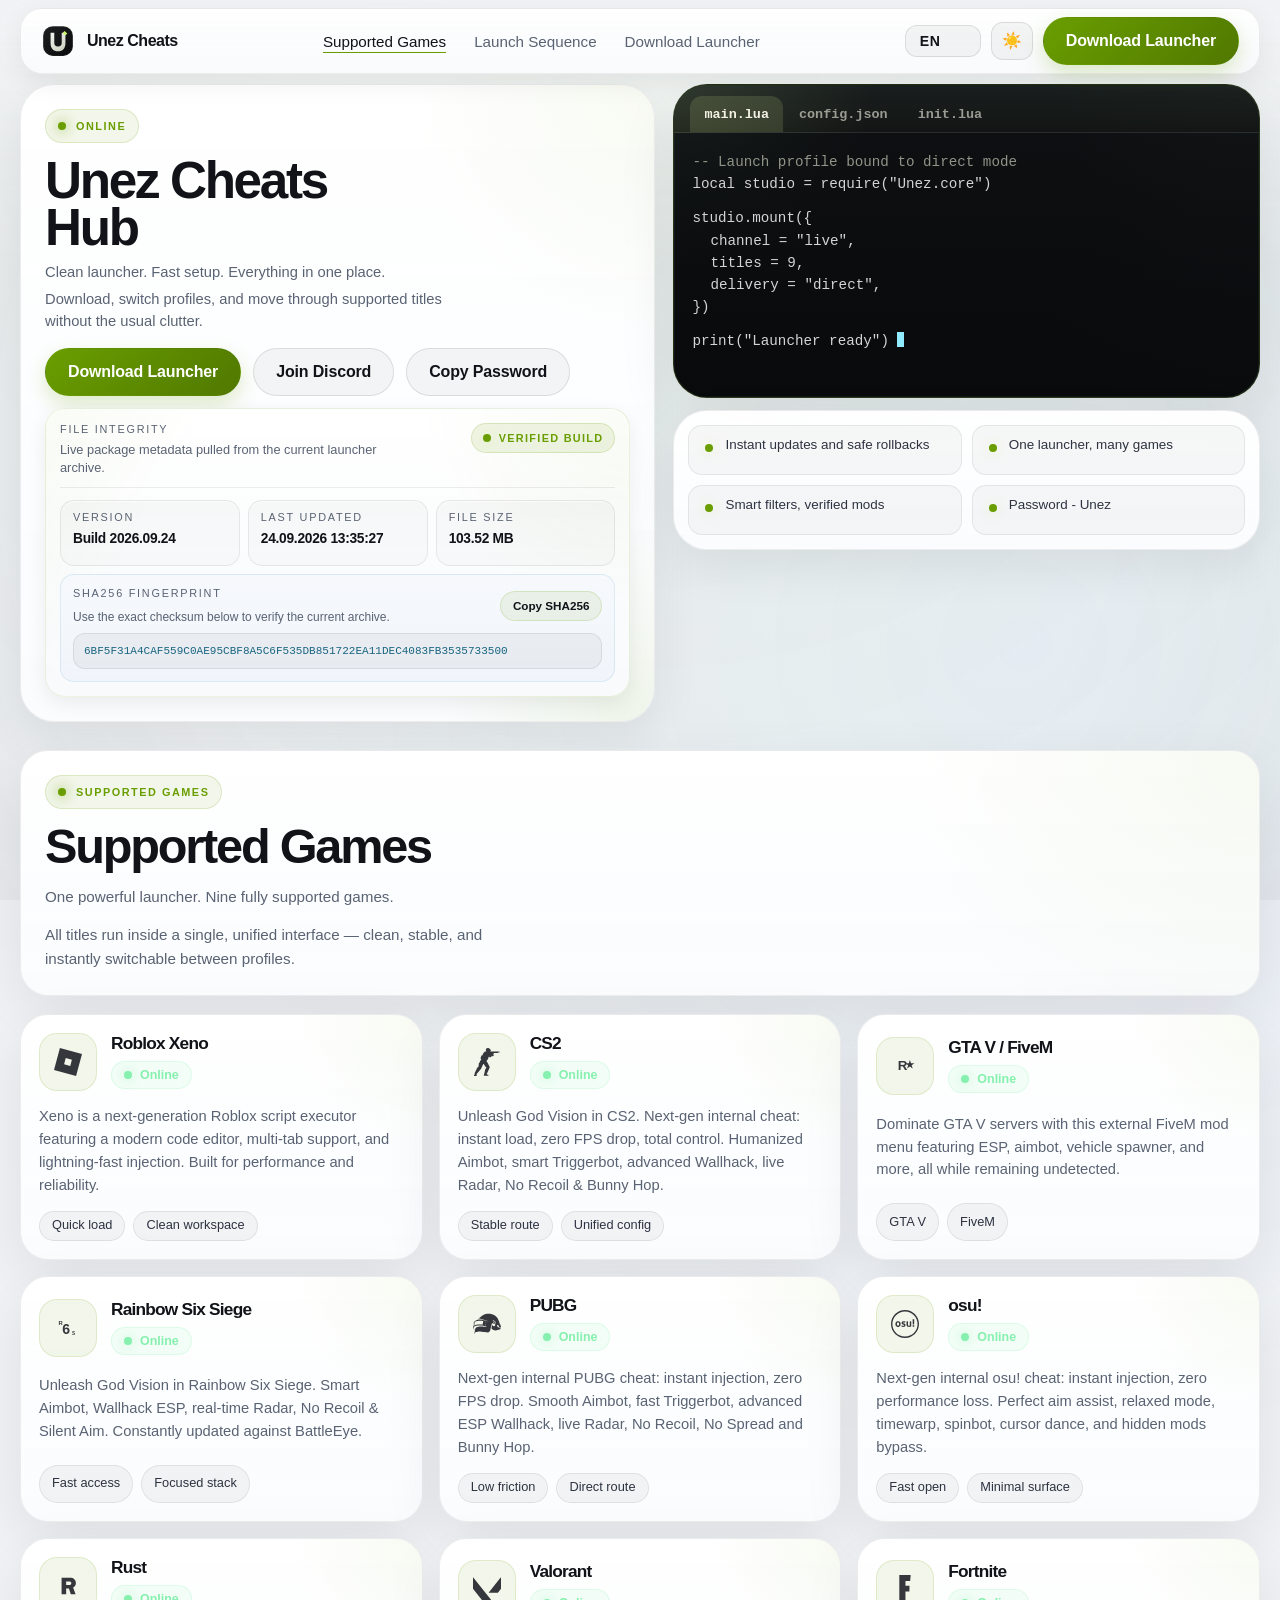
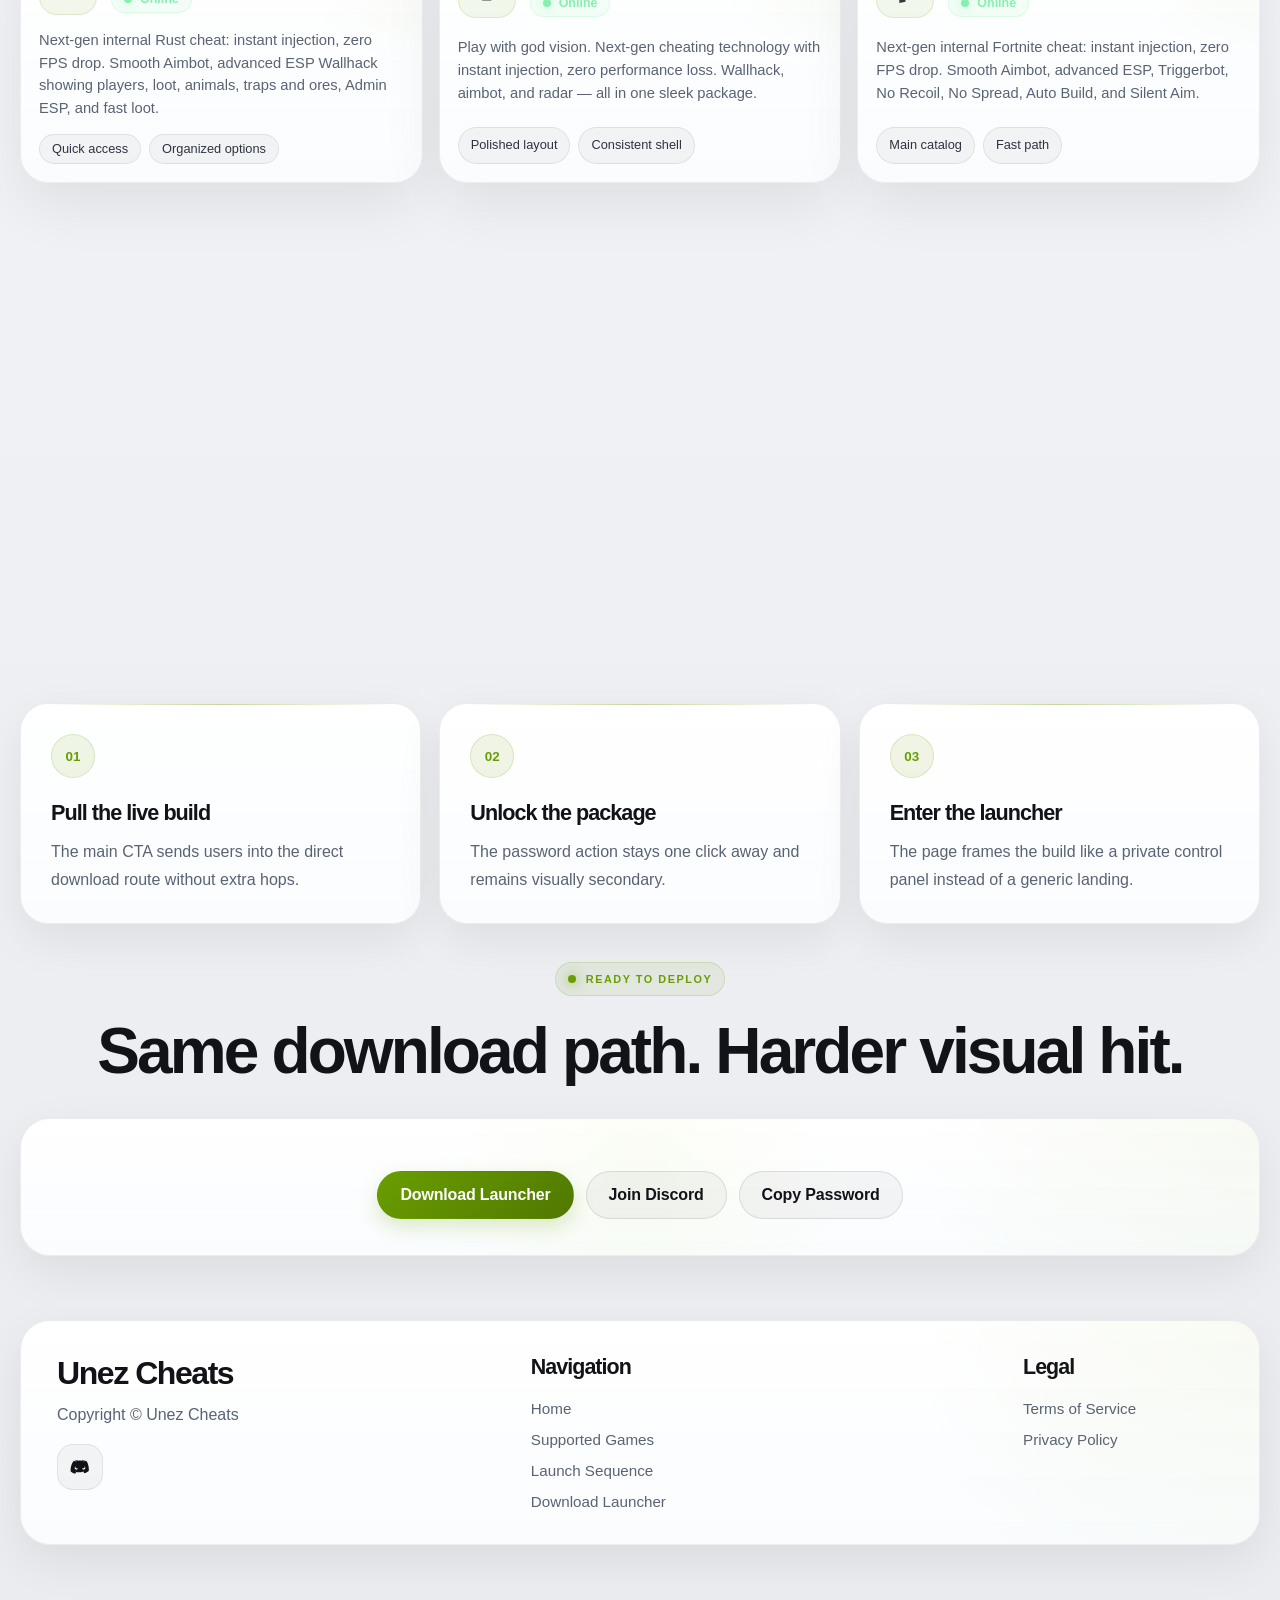
<file: index.html>
<!DOCTYPE html>
<html lang="en">
<head>
    <meta charset="UTF-8">
    <meta name="viewport" content="width=device-width, initial-scale=1.0">
    <title>Unez Cheats | Premium Solutions</title>
    <meta name="description" content="Clean launcher. Fast setup. Download, switch profiles, and move through supported titles without the usual clutter.">
    <meta name="robots" content="index, follow">
    <meta name="referrer" content="strict-origin-when-cross-origin">
    <meta http-equiv="X-Content-Type-Options" content="nosniff">
    <meta http-equiv="Content-Security-Policy" content="default-src 'self'; img-src 'self' data:; style-src 'self' 'unsafe-inline' https://fonts.googleapis.com; font-src 'self' https://fonts.gstatic.com; script-src 'self'; frame-src 'none';">
    <meta property="og:title" content="Unez Cheats | Premium Solutions">
    <meta property="og:description" content="Clean launcher. Fast setup. Download, switch profiles, and move through supported titles without the usual clutter.">
    <meta property="og:type" content="website">
    <meta name="theme-color" content="#d8ee93">
    <link rel="preconnect" href="https://fonts.googleapis.com">
    <link rel="preconnect" href="https://fonts.gstatic.com" crossorigin>
    <link href="https://fonts.googleapis.com/css2?family=Manrope:wght@400;500;600;700;800&family=Sora:wght@600;700;800&display=swap" rel="stylesheet">
    <link rel="icon" type="image/svg+xml" href="./assets/logo-mark.svg">
    <link rel="stylesheet" href="./styles.css">
</head>
<body>
    <a class="skip-link" href="#main-content">Skip to content</a>
    <div class="scroll-progress" aria-hidden="true"></div>

    <div class="site-shell">
        <header class="topbar">
            <div class="container nav">
                <a class="brand" href="#top" aria-label="Unez Cheats home">
                    <img src="./assets/logo-mark.svg" alt="Unez mark" width="34" height="34">
                    <span>Unez Cheats</span>
                </a>
                <nav class="nav-links" aria-label="Primary navigation">
                    <a href="#games" data-i18n="nav-games">Supported Games</a>
                    <a href="#sequence" data-i18n="nav-sequence">Launch Sequence</a>
                    <a href="https://github.com/USER/REPOSITORI/releases/download/launcher" data-i18n="nav-download">Download Launcher</a>
                </nav>
                <div class="controls">
                    <select id="lang-selector" class="lang-selector" aria-label="Select language">
                        <option value="en">EN</option>
                        <option value="pt-br">PT-BR</option>
                        <option value="es">ES</option>
                        <option value="zh">ZH</option>
                        <option value="ru">RU</option>
                    </select>
                    <button id="theme-toggle" class="theme-toggle" aria-label="Switch to light theme" title="Toggle theme">🌙</button>
                    <a class="nav-cta" href="https://github.com/USER/REPOSITORI/releases/download/launcher" data-i18n="nav-download">Download Launcher</a>
                </div>
            </div>
        </header>

        <main id="main-content">
            <section class="hero" id="top">
                <div class="container hero-grid">
                    <div class="hero-copy reveal">
                        <div class="eyebrow" data-i18n="hero-eyebrow">Online</div>
                        <h1 class="hero-title">
                            <span>Unez Cheats</span>
                            <span>Hub</span>
                        </h1>
                        <p class="hero-text" data-i18n="hero-text-1">Clean launcher. Fast setup. Everything in one place.</p>
                        <p class="hero-text hero-text-secondary" data-i18n="hero-text-2">Download, switch profiles, and move through supported titles without the usual clutter.</p>

                        <div class="hero-actions">
                            <a class="button button-primary" href="https://github.com/USER/REPOSITORI/releases/download/launcher" data-i18n="btn-download">Download Launcher</a>
                            <a class="button button-secondary" href="https://discord.gg/" target="_blank" rel="noopener noreferrer" data-i18n="btn-discord">Join Discord</a>
                            <button class="button button-secondary copy-button" type="button"
                                data-copy-text="Unez"
                                data-copy-success-key="btn-copy-success"
                                data-copy-failure-key="btn-copy-failure"
                                data-i18n="btn-copy"
                                title="Copy password to clipboard">Copy Password</button>
                        </div>

                        <div class="download-integrity" aria-label="File integrity panel">
                            <div class="integrity-panel">
                                <div class="integrity-heading">
                                    <div class="integrity-heading-copy">
                                        <span class="integrity-title" data-i18n="integrity-title">File integrity</span>
                                        <p class="integrity-subtitle" data-i18n="integrity-subtitle">Live package metadata pulled from the current launcher archive.</p>
                                    </div>
                                    <span class="integrity-status" role="status">
                                        <span class="integrity-status-dot" aria-hidden="true"></span>
                                        <span data-i18n="integrity-verified">Verified build</span>
                                    </span>
                                </div>
                                <div class="integrity-grid">
                                    <article class="integrity-item">
                                        <span data-i18n="integrity-version-label">Version</span>
                                        <strong data-i18n="integrity-version-val">Build 2026.06.19</strong>
                                    </article>
                                    <article class="integrity-item">
                                        <span data-i18n="integrity-updated-label">Last updated</span>
                                        <strong data-i18n="integrity-updated-val">19.06.2026 13:35:27</strong>
                                    </article>
                                    <article class="integrity-item">
                                        <span data-i18n="integrity-size-label">File size</span>
                                        <strong>103.52 MB</strong>
                                    </article>
                                </div>
                                <div class="integrity-hash">
                                    <div class="integrity-hash-copy">
                                        <div class="integrity-hash-meta">
                                            <span data-i18n="integrity-hash-label">SHA256 fingerprint</span>
                                            <small data-i18n="integrity-hash-hint">Use the exact checksum below to verify the current archive.</small>
                                        </div>
                                        <button class="integrity-copy copy-button" type="button"
                                            data-copy-text="6BF5F31A4CAF559C0AE95CBF8A5C6F535DB851722EA11DEC4083FB3535733500"
                                            data-copy-success-key="btn-copy-sha-success"
                                            data-copy-failure-key="btn-copy-sha-failure"
                                            data-i18n="btn-copy-sha"
                                            title="Copy SHA256 checksum">Copy SHA256</button>
                                    </div>
                                    <code aria-label="SHA256 checksum">6BF5F31A4CAF559C0AE95CBF8A5C6F535DB851722EA11DEC4083FB3535733500</code>
                                </div>
                            </div>
                        </div>
                    </div>

                    <div class="hero-side">
                        <aside class="hero-panel reveal reveal-delay-1" aria-label="Code editor preview">
                            <div class="editor-window" data-editor-root>
                                <div class="editor-tabs" role="tablist" aria-label="Editor files">
                                    <button class="editor-tab is-active" type="button" role="tab" aria-selected="true" data-editor-tab="main.lua">main.lua</button>
                                    <button class="editor-tab" type="button" role="tab" aria-selected="false" data-editor-tab="config.json">config.json</button>
                                    <button class="editor-tab" type="button" role="tab" aria-selected="false" data-editor-tab="init.lua">init.lua</button>
                                </div>
                                <div class="editor-body" data-editor-body aria-live="polite" aria-label="Editor content"></div>
                            </div>
                        </aside>

                        <section class="hero-highlights reveal reveal-delay-2" aria-label="Feature highlights">
                            <ul class="hero-points hero-points-panel">
                                <li data-i18n="highlight-1">Instant updates and safe rollbacks</li>
                                <li data-i18n="highlight-2">One launcher, many games</li>
                                <li data-i18n="highlight-3">Smart filters, verified mods</li>
                                <li data-i18n="highlight-4">Password - Unez</li>
                            </ul>
                        </section>
                    </div>
                </div>
            </section>

            <section id="games" class="games-section">
                <div class="container games-shell">
                    <div class="games-header">
                        <div class="games-heading reveal">
                            <div class="eyebrow" data-i18n="games-eyebrow">Supported games</div>
                            <h2 data-i18n="games-title">Supported Games</h2>
                            <p data-i18n="games-desc-1">One powerful launcher. Nine fully supported games.</p>
                            <p data-i18n="games-desc-2">All titles run inside a single, unified interface — clean, stable, and instantly switchable between profiles.</p>
                        </div>
                    </div>

                    <div class="games-grid">
                        <article class="game-card reveal">
                            <div class="game-card-top">
                                <div class="game-card-icon" aria-hidden="true"><img class="game-icon" src="./assets/games/roblox.svg" alt="" width="28" height="28" loading="lazy"></div>
                                <div class="game-card-copy">
                                    <h3>Roblox Xeno</h3>
                                    <div class="game-card-meta"><span class="game-card-status"><span class="game-card-status-dot" aria-hidden="true"></span><span data-i18n="game-status">Online</span></span></div>
                                </div>
                            </div>
                            <p data-i18n="game-roblox-desc">Xeno is a next-generation Roblox script executor featuring a modern code editor, multi-tab support, and lightning-fast injection. Built for performance and reliability.</p>
                            <div class="game-card-tags"><span data-i18n="tag-quick-load">Quick load</span><span data-i18n="tag-clean-workspace">Clean workspace</span></div>
                        </article>

                        <article class="game-card reveal">
                            <div class="game-card-top">
                                <div class="game-card-icon" aria-hidden="true"><img class="game-icon" src="./assets/games/cs2.svg" alt="" width="28" height="28" loading="lazy"></div>
                                <div class="game-card-copy">
                                    <h3>CS2</h3>
                                    <div class="game-card-meta"><span class="game-card-status"><span class="game-card-status-dot" aria-hidden="true"></span><span data-i18n="game-status">Online</span></span></div>
                                </div>
                            </div>
                            <p data-i18n="game-cs2-desc">Unleash God Vision in CS2. Next-gen internal cheat: instant load, zero FPS drop, total control. Humanized Aimbot, smart Triggerbot, advanced Wallhack, live Radar, No Recoil &amp; Bunny Hop.</p>
                            <div class="game-card-tags"><span data-i18n="tag-stable-route">Stable route</span><span data-i18n="tag-unified-config">Unified config</span></div>
                        </article>

                        <article class="game-card reveal">
                            <div class="game-card-top">
                                <div class="game-card-icon" aria-hidden="true"><img class="game-icon" src="./assets/games/gtav-mark.svg" alt="" width="28" height="28" loading="lazy"></div>
                                <div class="game-card-copy">
                                    <h3>GTA V / FiveM</h3>
                                    <div class="game-card-meta"><span class="game-card-status"><span class="game-card-status-dot" aria-hidden="true"></span><span data-i18n="game-status">Online</span></span></div>
                                </div>
                            </div>
                            <p data-i18n="game-gtav-desc">Dominate GTA V servers with this free, external FiveM mod menu featuring ESP, aimbot, vehicle spawner, and more, all while remaining undetected.</p>
                            <div class="game-card-tags"><span data-i18n="tag-gtav">GTA V</span><span data-i18n="tag-fivem">FiveM</span></div>
                        </article>

                        <article class="game-card reveal">
                            <div class="game-card-top">
                                <div class="game-card-icon" aria-hidden="true"><img class="game-icon" src="./assets/games/r6s-mark.svg" alt="" width="28" height="28" loading="lazy"></div>
                                <div class="game-card-copy">
                                    <h3>Rainbow Six Siege</h3>
                                    <div class="game-card-meta"><span class="game-card-status"><span class="game-card-status-dot" aria-hidden="true"></span><span data-i18n="game-status">Online</span></span></div>
                                </div>
                            </div>
                            <p data-i18n="game-r6s-desc">Unleash God Vision in Rainbow Six Siege. Next-gen internal cheat: instant injection, zero FPS loss. Smart Aimbot, Wallhack ESP, real-time Radar, No Recoil &amp; Silent Aim.</p>
                            <div class="game-card-tags"><span data-i18n="tag-fast-access">Fast access</span><span data-i18n="tag-focused-stack">Focused stack</span></div>
                        </article>

                        <article class="game-card reveal">
                            <div class="game-card-top">
                                <div class="game-card-icon" aria-hidden="true"><img class="game-icon" src="./assets/games/pubg.svg" alt="" width="28" height="28" loading="lazy"></div>
                                <div class="game-card-copy">
                                    <h3>PUBG</h3>
                                    <div class="game-card-meta"><span class="game-card-status"><span class="game-card-status-dot" aria-hidden="true"></span><span data-i18n="game-status">Online</span></span></div>
                                </div>
                            </div>
                            <p data-i18n="game-pubg-desc">Next-gen internal PUBG cheat: instant injection, zero FPS drop. Smooth Aimbot, fast Triggerbot, advanced ESP Wallhack, live Radar, No Recoil, No Spread and Bunny Hop.</p>
                            <div class="game-card-tags"><span data-i18n="tag-low-friction">Low friction</span><span data-i18n="tag-direct-route">Direct route</span></div>
                        </article>

                        <article class="game-card reveal">
                            <div class="game-card-top">
                                <div class="game-card-icon" aria-hidden="true"><img class="game-icon" src="./assets/games/osu.svg" alt="" width="28" height="28" loading="lazy"></div>
                                <div class="game-card-copy">
                                    <h3>osu!</h3>
                                    <div class="game-card-meta"><span class="game-card-status"><span class="game-card-status-dot" aria-hidden="true"></span><span data-i18n="game-status">Online</span></span></div>
                                </div>
                            </div>
                            <p data-i18n="game-osu-desc">Next-gen internal osu! cheat: instant injection, zero performance loss. Perfect aim assist, relaxed mode, timewarp, spinbot, cursor dance, and hidden mods bypass.</p>
                            <div class="game-card-tags"><span data-i18n="tag-fast-open">Fast open</span><span data-i18n="tag-minimal-surface">Minimal surface</span></div>
                        </article>

                        <article class="game-card reveal">
                            <div class="game-card-top">
                                <div class="game-card-icon" aria-hidden="true"><img class="game-icon" src="./assets/games/rust-game.svg" alt="" width="28" height="28" loading="lazy"></div>
                                <div class="game-card-copy">
                                    <h3>Rust</h3>
                                    <div class="game-card-meta"><span class="game-card-status"><span class="game-card-status-dot" aria-hidden="true"></span><span data-i18n="game-status">Online</span></span></div>
                                </div>
                            </div>
                            <p data-i18n="game-rust-desc">Next-gen internal Rust cheat: instant injection, zero FPS drop. Smooth Aimbot, advanced ESP Wallhack showing players, loot, animals, traps and ores, Admin ESP, and fast loot.</p>
                            <div class="game-card-tags"><span data-i18n="tag-quick-access">Quick access</span><span data-i18n="tag-organized-options">Organized options</span></div>
                        </article>

                        <article class="game-card reveal">
                            <div class="game-card-top">
                                <div class="game-card-icon" aria-hidden="true"><img class="game-icon" src="./assets/games/valorant.svg" alt="" width="28" height="28" loading="lazy"></div>
                                <div class="game-card-copy">
                                    <h3>Valorant</h3>
                                    <div class="game-card-meta"><span class="game-card-status"><span class="game-card-status-dot" aria-hidden="true"></span><span data-i18n="game-status">Online</span></span></div>
                                </div>
                            </div>
                            <p data-i18n="game-valorant-desc">Play with god vision. Next-gen cheating technology with instant injection, zero performance loss. Wallhack, aimbot, and radar — all in one sleek package.</p>
                            <div class="game-card-tags"><span data-i18n="tag-polished-layout">Polished layout</span><span data-i18n="tag-consistent-shell">Consistent shell</span></div>
                        </article>

                        <article class="game-card reveal">
                            <div class="game-card-top">
                                <div class="game-card-icon" aria-hidden="true"><img class="game-icon" src="./assets/games/fortnite.svg" alt="" width="28" height="28" loading="lazy"></div>
                                <div class="game-card-copy">
                                    <h3>Fortnite</h3>
                                    <div class="game-card-meta"><span class="game-card-status"><span class="game-card-status-dot" aria-hidden="true"></span><span data-i18n="game-status">Online</span></span></div>
                                </div>
                            </div>
                            <p data-i18n="game-fortnite-desc">Next-gen internal Fortnite cheat: instant injection, zero FPS drop. Smooth Aimbot, advanced ESP, Triggerbot, No Recoil, No Spread, Auto Build, and Silent Aim.</p>
                            <div class="game-card-tags"><span data-i18n="tag-main-catalog">Main catalog</span><span data-i18n="tag-fast-path">Fast path</span></div>
                        </article>

                        <article class="game-card reveal">
                            <div class="game-card-top">
                                <div class="game-card-icon" aria-hidden="true"><img class="game-icon" src="./assets/games/dbd.svg" alt="" width="28" height="28" loading="lazy"></div>
                                <div class="game-card-copy">
                                    <h3>Dead by Daylight</h3>
                                    <div class="game-card-meta"><span class="game-card-status"><span class="game-card-status-dot" aria-hidden="true"></span><span data-i18n="game-status">Online</span></span></div>
                                </div>
                            </div>
                            <p data-i18n="game-dbd-desc">High-quality internal cheat built for Dead by Daylight. Clean visuals, smooth gameplay, and packed with powerful features. Perfect for both Killer and Survivor sides. Smart aimbot, player ESP, 2D radar, world ESP. Win fast.</p>
                            <div class="game-card-tags"><span data-i18n="tag-dbd-1">Killer &amp; Survivor</span><span data-i18n="tag-dbd-2">Player ESP</span></div>
                        </article>

                        <article class="game-card reveal">
                            <div class="game-card-top">
                                <div class="game-card-icon" aria-hidden="true"><img class="game-icon" src="./assets/games/apex1.svg" alt="" width="28" height="28" loading="lazy"></div>
                                <div class="game-card-copy">
                                    <h3>Apex Legends</h3>
                                    <div class="game-card-meta"><span class="game-card-status"><span class="game-card-status-dot" aria-hidden="true"></span><span data-i18n="game-status">Online</span></span></div>
                                </div>
                            </div>
                            <p data-i18n="game-apex-desc">Premium Apex Legends cheats. Dominate with aimbot assists, ESP, wallhack &amp; radar hack. Stay undetected, destroy every lobby. Win fast.</p>
                            <div class="game-card-tags"><span data-i18n="tag-apex-1">Wallhack</span><span data-i18n="tag-apex-2">Radar hack</span></div>
                        </article>

                        <article class="game-card reveal">
                            <div class="game-card-top">
                                <div class="game-card-icon" aria-hidden="true"><img class="game-icon" src="./assets/games/marvel-rivals.svg" alt="" width="28" height="28" loading="lazy"></div>
                                <div class="game-card-copy">
                                    <h3>Marvel Rivals</h3>
                                    <div class="game-card-meta"><span class="game-card-status"><span class="game-card-status-dot" aria-hidden="true"></span><span data-i18n="game-status">Online</span></span></div>
                                </div>
                            </div>
                            <p data-i18n="game-marvel-desc">Dominate the arena with next-gen aim assist for Marvel Rivals. Hyper-accurate targeting, ability-tracking AI, and real-time enemy prediction. Proprietary anti-detection, zero lag, maximum efficiency.</p>
                            <div class="game-card-tags"><span data-i18n="tag-marvel-1">Aim assist AI</span><span data-i18n="tag-marvel-2">Anti-detection</span></div>
                        </article>
                    </div>
                </div>
            </section>

            <section id="sequence" class="trust-strip">
                <div class="container">
                    <div class="section-heading section-heading-left reveal">
                        <div class="eyebrow" data-i18n="sequence-eyebrow">Launch sequence</div>
                        <h2 data-i18n="sequence-title">Simple flow. More attitude.</h2>
                        <p class="section-copy" data-i18n="sequence-desc">The structure stays short and obvious while the visuals move closer to a command-console feel.</p>
                    </div>
                    <div class="trust-grid">
                        <article class="trust-card reveal">
                            <span aria-hidden="true">01</span>
                            <h3 data-i18n="step1-title">Pull the live build</h3>
                            <p data-i18n="step1-desc">The main CTA sends users into the direct download route without extra hops.</p>
                        </article>
                        <article class="trust-card reveal reveal-delay-1">
                            <span aria-hidden="true">02</span>
                            <h3 data-i18n="step2-title">Unlock the package</h3>
                            <p data-i18n="step2-desc">The password action stays one click away and remains visually secondary.</p>
                        </article>
                        <article class="trust-card reveal reveal-delay-2">
                            <span aria-hidden="true">03</span>
                            <h3 data-i18n="step3-title">Enter the launcher</h3>
                            <p data-i18n="step3-desc">The page frames the build like a private control panel instead of a generic landing.</p>
                        </article>
                    </div>
                </div>
            </section>

            <section id="deploy" class="faq-section">
                <div class="container">
                    <div class="section-heading reveal">
                        <div class="eyebrow" data-i18n="deploy-eyebrow">Ready to deploy</div>
                        <h2 data-i18n="deploy-title">Same download path. Harder visual hit.</h2>
                    </div>
                    <div class="deploy-card reveal">
                        <div class="hero-actions deploy-actions">
                            <a class="button button-primary" href="https://github.com/USER/REPOSITORI/releases/download/launcher" data-i18n="btn-download">Download Launcher</a>
                            <a class="button button-secondary" href="https://discord.gg/" target="_blank" rel="noopener noreferrer" data-i18n="btn-discord">Join Discord</a>
                            <button class="button button-secondary copy-button" type="button"
                                data-copy-text="Unez"
                                data-copy-success-key="btn-copy-success"
                                data-copy-failure-key="btn-copy-failure"
                                data-i18n="btn-copy"
                                title="Copy password to clipboard">Copy Password</button>
                        </div>
                    </div>
                </div>
            </section>
        </main>

        <footer class="footer">
            <div class="container footer-grid reveal">
                <div class="footer-brand">
                    <h3>Unez Cheats</h3>
                    <p>Copyright &copy; <span data-current-year></span> Unez Cheats</p>
                    <a class="footer-icon" href="https://discord.gg/" target="_blank" rel="noopener noreferrer" aria-label="Join our Discord server">
                        <svg viewBox="0 0 24 24" fill="none" aria-hidden="true" width="22" height="22">
                            <path d="M8.8 9.3C7.7 9.3 6.8 10.3 6.8 11.5C6.8 12.7 7.7 13.7 8.8 13.7C9.9 13.7 10.8 12.7 10.8 11.5C10.8 10.3 9.9 9.3 8.8 9.3ZM15.2 9.3C14.1 9.3 13.2 10.3 13.2 11.5C13.2 12.7 14.1 13.7 15.2 13.7C16.3 13.7 17.2 12.7 17.2 11.5C17.2 10.3 16.3 9.3 15.2 9.3Z" fill="currentColor"/>
                            <path d="M19.3 5.6C17.7 4.9 16 4.5 14.3 4.3L14 4.9C15.6 5.1 17.2 5.6 18.6 6.4C17.1 5.7 15.5 5.3 13.8 5.1C12.6 5 11.4 5 10.2 5.1C8.5 5.3 6.9 5.7 5.4 6.4C6.8 5.6 8.4 5.1 10 4.9L9.7 4.3C8 4.5 6.3 4.9 4.7 5.6C2.2 9.4 1.5 13.1 1.8 16.8C3.5 18.1 5.1 18.9 6.7 19.4L7.8 17.6C7 17.3 6.2 16.9 5.5 16.5C5.7 16.7 5.9 16.8 6.2 16.9C8.4 17.9 10.8 18.1 13.2 17.6C14.9 17.3 16.5 16.8 17.9 15.9C17.2 16.4 16.4 16.8 15.6 17.1L16.7 18.9C18.3 18.4 19.9 17.6 21.6 16.3C22 12 20.9 8.4 19.3 5.6ZM8 14.9C7 14.9 6.2 14 6.2 12.9C6.2 11.8 7 10.9 8 10.9C9 10.9 9.8 11.8 9.8 12.9C9.8 14 9 14.9 8 14.9ZM16 14.9C15 14.9 14.2 14 14.2 12.9C14.2 11.8 15 10.9 16 10.9C17 10.9 17.8 11.8 17.8 12.9C17.8 14 17 14.9 16 14.9Z" fill="currentColor"/>
                        </svg>
                    </a>
                </div>
                <nav class="footer-nav" aria-label="Footer navigation">
                    <h4 data-i18n="footer-nav-title">Navigation</h4>
                    <a href="#top" data-i18n="footer-home">Home</a>
                    <a href="#games" data-i18n="nav-games">Supported Games</a>
                    <a href="#sequence" data-i18n="nav-sequence">Launch Sequence</a>
                    <a href="https://github.com/USER/REPOSITORI/releases/download/launcher" data-i18n="nav-download">Download Launcher</a>
                </nav>
                <nav class="footer-nav" aria-label="Legal navigation">
                    <h4 data-i18n="footer-legal-title">Legal</h4>
                    <a href="./terms.html" data-i18n="footer-terms">Terms of Service</a>
                    <a href="./privacy.html" data-i18n="footer-privacy">Privacy Policy</a>
                </nav>
            </div>
        </footer>
    </div>

    <button class="back-to-top" id="back-to-top" aria-label="Back to top" title="Back to top" hidden>
        <svg viewBox="0 0 24 24" fill="none" aria-hidden="true" width="20" height="20">
            <path d="M12 19V5M5 12l7-7 7 7" stroke="currentColor" stroke-width="2.5" stroke-linecap="round" stroke-linejoin="round"/>
        </svg>
    </button>

    <div class="download-modal" data-download-modal aria-hidden="true" role="dialog" aria-modal="true" aria-labelledby="download-modal-title">
        <div class="download-modal-backdrop" data-download-close></div>
        <div class="download-modal-dialog">
            <button class="download-modal-close" type="button" data-download-close aria-label="Close installation guide" data-i18n="modal-close">Close</button>
            <div class="download-modal-eyebrow" data-i18n="modal-eyebrow">Download started</div>
            <h2 id="download-modal-title" data-i18n="modal-title">Unez Launcher Installation Guide</h2>
            <p class="download-modal-lead" data-i18n="modal-lead">Your archive should begin downloading automatically. Follow the steps below once the file finishes downloading.</p>
            <div class="download-modal-grid">
                <section class="download-modal-panel">
                    <h3 data-i18n="modal-steps-title">Install steps</h3>
                    <ol class="download-modal-list download-modal-list-ordered">
                        <li data-i18n="modal-step-1">Download the latest launcher from UnezCheats.live.</li>
                        <li data-i18n="modal-step-2">Extract the archive using password: <strong>Unez</strong>.</li>
                        <li data-i18n="modal-step-3">Completely disable your antivirus.</li>
                        <li data-i18n="modal-step-4">Run the launcher as Administrator.</li>
                        <li data-i18n="modal-step-5">Select the desired game and inject.</li>
                    </ol>
                </section>
                <section class="download-modal-panel">
                    <h3 data-i18n="modal-notes-title">Recommended notes</h3>
                    <ul class="download-modal-list">
                        <li data-i18n="modal-note-1">Windows 10 22H2 or Windows 11 23H2/24H2 is recommended.</li>
                        <li data-i18n="modal-note-2">Disable Secure Boot &amp; Virtualization in BIOS.</li>
                        <li data-i18n="modal-note-3">Do not use on virtual machines.</li>
                        <li><span data-i18n="modal-note-4-prefix">If you encounter issues, join our</span> <a href="https://discord.gg/" target="_blank" rel="noopener noreferrer" data-i18n="modal-note-4-link">Discord</a>.</li>
                    </ul>
                </section>
            </div>
        </div>
    </div>

    <div aria-live="polite" aria-atomic="true" class="sr-announce" id="sr-announce"></div>

    <script src="./script.js"></script>
</body>
</html>
</file>
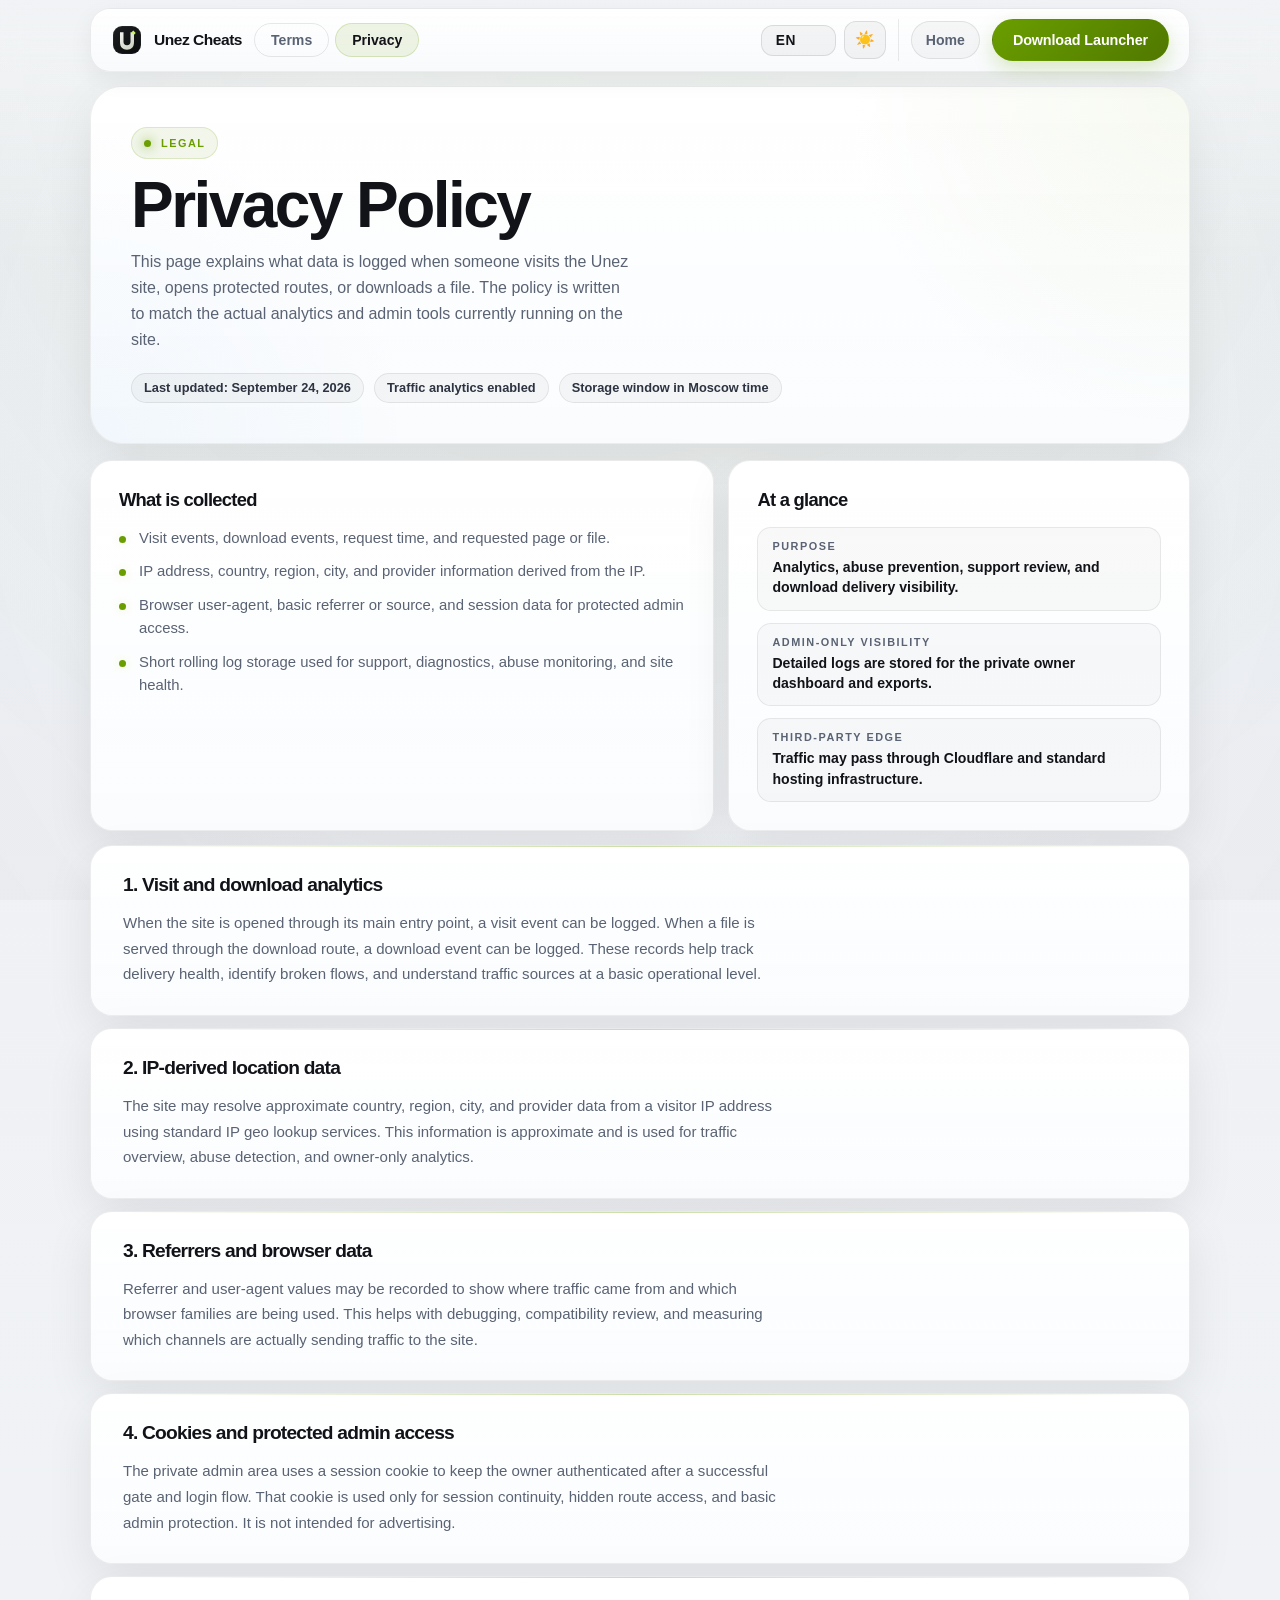
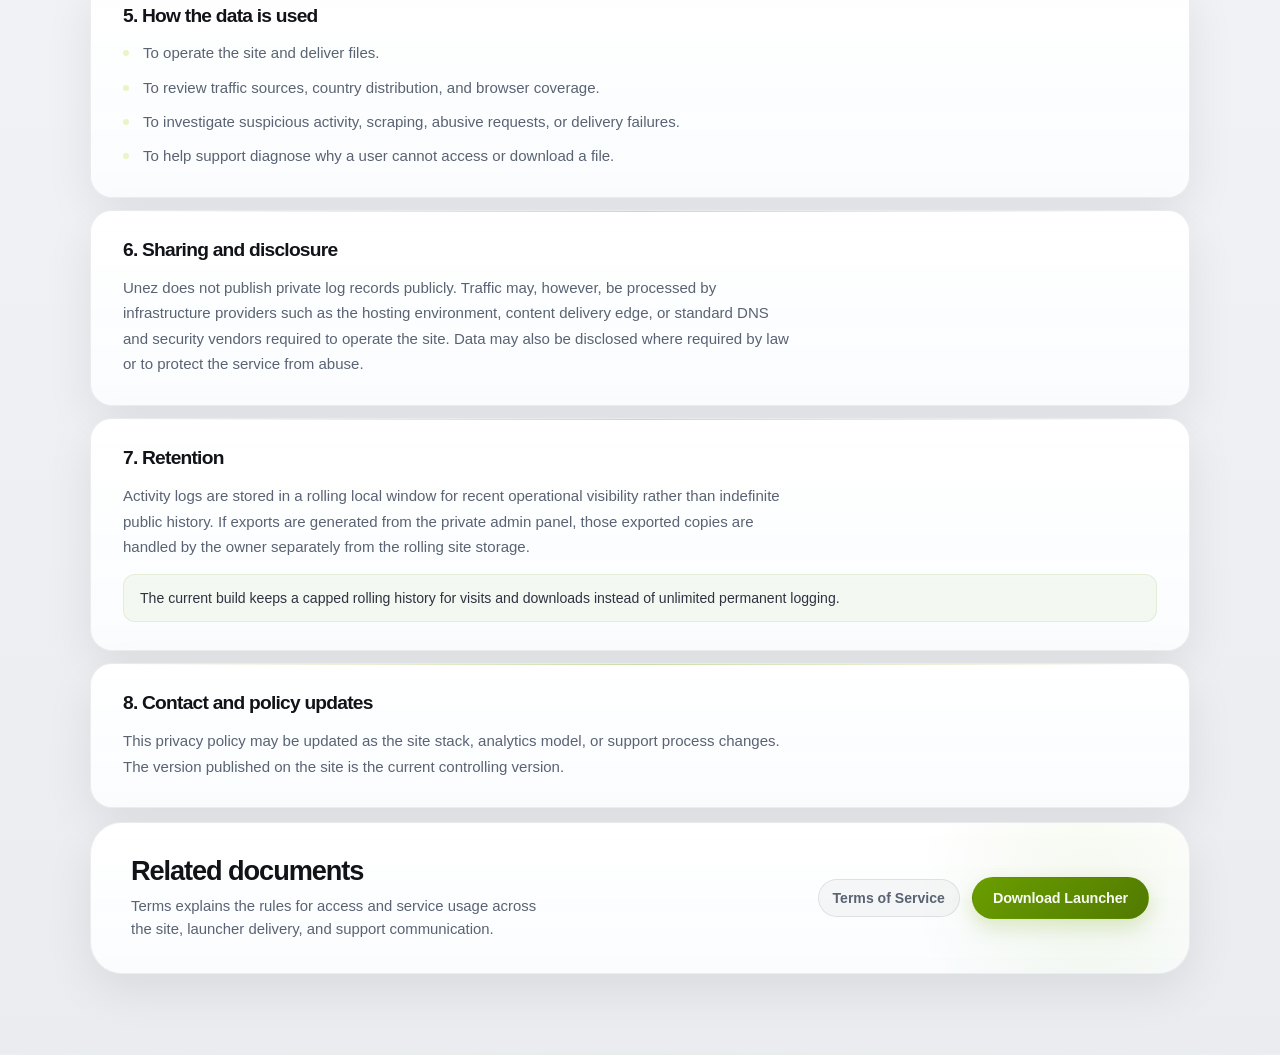
<file: privacy.html>
<!DOCTYPE html>
<html lang="en">
<head>
    <meta charset="UTF-8">
    <meta name="viewport" content="width=device-width, initial-scale=1.0">
    <title>Privacy Policy | Unez Cheats</title>
    <meta name="description" content="Privacy Policy for Unez Cheats — analytics logging, download records, cookies, and data retention.">
    <meta name="robots" content="index, follow">
    <meta name="referrer" content="strict-origin-when-cross-origin">
    <meta http-equiv="X-Content-Type-Options" content="nosniff">
    <meta http-equiv="Content-Security-Policy" content="default-src 'self'; img-src 'self' data:; style-src 'self' 'unsafe-inline' https://fonts.googleapis.com; font-src 'self' https://fonts.gstatic.com; script-src 'self'; frame-src 'none';">
    <meta name="theme-color" content="#d8ee93">
    <link rel="preconnect" href="https://fonts.googleapis.com">
    <link rel="preconnect" href="https://fonts.gstatic.com" crossorigin>
    <link href="https://fonts.googleapis.com/css2?family=Manrope:wght@400;500;600;700;800&family=Sora:wght@600;700;800&display=swap" rel="stylesheet">
    <link rel="icon" type="image/svg+xml" href="./assets/logo-mark.svg">
    <link rel="stylesheet" href="./legal.css">
</head>
<body>
    <a class="skip-link" href="#legal-main">Skip to content</a>

    <div class="legal-shell">
        <header class="legal-topbar">
            <div class="container legal-nav">
                <a class="brand" href="./index.html" aria-label="Unez Cheats home">
                    <img src="./assets/logo-mark.svg" alt="Unez mark" width="32" height="32">
                    <span>Unez Cheats</span>
                </a>

                <nav class="legal-links" aria-label="Legal pages">
                    <a class="pill-link" href="./terms.html" data-i18n="legal-terms-tab">Terms</a>
                    <a class="pill-link is-active" href="./privacy.html" data-i18n="legal-privacy-tab">Privacy</a>
                </nav>

                <div class="legal-controls">
                    <select id="lang-selector" class="lang-selector" aria-label="Select language">
                        <option value="en">EN</option>
                        <option value="pt-br">PT-BR</option>
                        <option value="es">ES</option>
                        <option value="zh">ZH</option>
                        <option value="ru">RU</option>
                    </select>
                    <button id="theme-toggle" class="theme-toggle" aria-label="Switch to light theme" title="Toggle theme">🌙</button>
                </div>

                <div class="legal-actions">
                    <a class="legal-home-link" href="./index.html" data-i18n="footer-home">Home</a>
                    <a class="button-primary" href="https://github.com/USER/REPOSITORI/releases/download/launcher" data-i18n="nav-download">Download Launcher</a>
                </div>
            </div>
        </header>

        <main id="legal-main" class="legal-main">
            <div class="container">
                <section class="hero-card reveal">
                    <div class="eyebrow">Legal</div>
                    <h1 data-i18n="privacy-page-title">Privacy Policy</h1>
                    <p data-i18n="privacy-hero-p">This page explains what data is logged when someone visits the Unez site, opens protected routes, or downloads a file. The policy is written to match the actual analytics and admin tools currently running on the site.</p>
                    <div class="hero-meta">
                        <span data-i18n="privacy-meta-1">Last updated: June 19, 2026</span>
                        <span data-i18n="privacy-meta-2">Traffic analytics enabled</span>
                        <span data-i18n="privacy-meta-3">Storage window in Moscow time</span>
                    </div>
                </section>

                <section class="legal-grid">
                    <article class="legal-card reveal">
                        <h2 data-i18n="privacy-summary-title">What is collected</h2>
                        <ul class="summary-list">
                            <li data-i18n="privacy-summary-1">Visit events, download events, request time, and requested page or file.</li>
                            <li data-i18n="privacy-summary-2">IP address, country, region, city, and provider information derived from the IP.</li>
                            <li data-i18n="privacy-summary-3">Browser user-agent, basic referrer or source, and session data for protected admin access.</li>
                            <li data-i18n="privacy-summary-4">Short rolling log storage used for support, diagnostics, abuse monitoring, and site health.</li>
                        </ul>
                    </article>

                    <aside class="legal-card reveal reveal-delay-1">
                        <h2 data-i18n="privacy-glance-title">At a glance</h2>
                        <div class="side-meta">
                            <div class="meta-item">
                                <span data-i18n="privacy-glance-purpose-label">Purpose</span>
                                <strong data-i18n="privacy-glance-purpose-val">Analytics, abuse prevention, support review, and download delivery visibility.</strong>
                            </div>
                            <div class="meta-item">
                                <span data-i18n="privacy-glance-admin-label">Admin-only visibility</span>
                                <strong data-i18n="privacy-glance-admin-val">Detailed logs are stored for the private owner dashboard and exports.</strong>
                            </div>
                            <div class="meta-item">
                                <span data-i18n="privacy-glance-edge-label">Third-party edge</span>
                                <strong data-i18n="privacy-glance-edge-val">Traffic may pass through Cloudflare and standard hosting infrastructure.</strong>
                            </div>
                        </div>
                    </aside>
                </section>

                <section class="section-stack">
                    <article class="section-card reveal">
                        <h3 data-i18n="privacy-s1-title">1. Visit and download analytics</h3>
                        <p data-i18n="privacy-s1-p">When the site is opened through its main entry point, a visit event can be logged. When a file is served through the download route, a download event can be logged. These records help track delivery health, identify broken flows, and understand traffic sources at a basic operational level.</p>
                    </article>

                    <article class="section-card reveal">
                        <h3 data-i18n="privacy-s2-title">2. IP-derived location data</h3>
                        <p data-i18n="privacy-s2-p">The site may resolve approximate country, region, city, and provider data from a visitor IP address using standard IP geo lookup services. This information is approximate and is used for traffic overview, abuse detection, and owner-only analytics.</p>
                    </article>

                    <article class="section-card reveal">
                        <h3 data-i18n="privacy-s3-title">3. Referrers and browser data</h3>
                        <p data-i18n="privacy-s3-p">Referrer and user-agent values may be recorded to show where traffic came from and which browser families are being used. This helps with debugging, compatibility review, and measuring which channels are actually sending traffic to the site.</p>
                    </article>

                    <article class="section-card reveal">
                        <h3 data-i18n="privacy-s4-title">4. Cookies and protected admin access</h3>
                        <p data-i18n="privacy-s4-p">The private admin area uses a session cookie to keep the owner authenticated after a successful gate and login flow. That cookie is used only for session continuity, hidden route access, and basic admin protection. It is not intended for advertising.</p>
                    </article>

                    <article class="section-card reveal">
                        <h3 data-i18n="privacy-s5-title">5. How the data is used</h3>
                        <ul class="bullet-list">
                            <li data-i18n="privacy-s5-1">To operate the site and deliver files.</li>
                            <li data-i18n="privacy-s5-2">To review traffic sources, country distribution, and browser coverage.</li>
                            <li data-i18n="privacy-s5-3">To investigate suspicious activity, scraping, abusive requests, or delivery failures.</li>
                            <li data-i18n="privacy-s5-4">To help support diagnose why a user cannot access or download a file.</li>
                        </ul>
                    </article>

                    <article class="section-card reveal">
                        <h3 data-i18n="privacy-s6-title">6. Sharing and disclosure</h3>
                        <p data-i18n="privacy-s6-p">Unez does not publish private log records publicly. Traffic may, however, be processed by infrastructure providers such as the hosting environment, content delivery edge, or standard DNS and security vendors required to operate the site. Data may also be disclosed where required by law or to protect the service from abuse.</p>
                    </article>

                    <article class="section-card reveal">
                        <h3 data-i18n="privacy-s7-title">7. Retention</h3>
                        <p data-i18n="privacy-s7-p">Activity logs are stored in a rolling local window for recent operational visibility rather than indefinite public history. If exports are generated from the private admin panel, those exported copies are handled by the owner separately from the rolling site storage.</p>
                        <div class="section-note" data-i18n="privacy-s7-note">The current build keeps a capped rolling history for visits and downloads instead of unlimited permanent logging.</div>
                    </article>

                    <article class="section-card reveal">
                        <h3 data-i18n="privacy-s8-title">8. Contact and policy updates</h3>
                        <p data-i18n="privacy-s8-p">This privacy policy may be updated as the site stack, analytics model, or support process changes. The version published on the site is the current controlling version.</p>
                    </article>
                </section>

                <section class="footer-card reveal">
                    <div class="footer-card-copy">
                        <h2 data-i18n="privacy-footer-title">Related documents</h2>
                        <p data-i18n="privacy-footer-p">Terms explains the rules for access and service usage across the site, launcher delivery, and support communication.</p>
                    </div>
                    <div class="footer-card-actions">
                        <a class="legal-home-link" href="./terms.html" data-i18n="footer-terms">Terms of Service</a>
                        <a class="button-primary" href="https://github.com/USER/REPOSITORI/releases/download/launcher" data-i18n="nav-download">Download Launcher</a>
                    </div>
                </section>
            </div>
        </main>
    </div>

    <button class="back-to-top" id="back-to-top" aria-label="Back to top" title="Back to top" hidden>
        <svg viewBox="0 0 24 24" fill="none" aria-hidden="true" width="20" height="20">
            <path d="M12 19V5M5 12l7-7 7 7" stroke="currentColor" stroke-width="2.5" stroke-linecap="round" stroke-linejoin="round"/>
        </svg>
    </button>

    <div class="download-modal" data-download-modal aria-hidden="true" role="dialog" aria-modal="true" aria-labelledby="download-modal-title">
        <div class="download-modal-backdrop" data-download-close></div>
        <div class="download-modal-dialog">
            <button class="download-modal-close" type="button" data-download-close data-i18n="modal-close">Close</button>
            <div class="download-modal-eyebrow" data-i18n="modal-eyebrow">Download started</div>
            <h2 id="download-modal-title" data-i18n="modal-title">Unez Launcher Installation Guide</h2>
            <p class="download-modal-lead" data-i18n="modal-lead">Your archive should begin downloading automatically. Follow the steps below once the file finishes downloading.</p>
            <div class="download-modal-grid">
                <section class="download-modal-panel">
                    <h3 data-i18n="modal-steps-title">Install steps</h3>
                    <ol class="download-modal-list download-modal-list-ordered">
                        <li data-i18n="modal-step-1">Download the latest launcher from UnezCheats.live.</li>
                        <li data-i18n="modal-step-2">Extract the archive using password: Unez.</li>
                        <li data-i18n="modal-step-3">Completely disable your antivirus.</li>
                        <li data-i18n="modal-step-4">Run the launcher as Administrator.</li>
                        <li data-i18n="modal-step-5">Select the desired game and inject.</li>
                    </ol>
                </section>
                <section class="download-modal-panel">
                    <h3 data-i18n="modal-notes-title">Recommended notes</h3>
                    <ul class="download-modal-list">
                        <li data-i18n="modal-note-1">Windows 10 22H2 or Windows 11 23H2/24H2 is recommended.</li>
                        <li data-i18n="modal-note-2">Disable Secure Boot &amp; Virtualization in BIOS.</li>
                        <li data-i18n="modal-note-3">Do not use on virtual machines.</li>
                        <li><span data-i18n="modal-note-4-prefix">If you encounter issues, join our</span> <a href="https://discord.gg/" target="_blank" rel="noopener noreferrer" data-i18n="modal-note-4-link">Discord</a>.</li>
                    </ul>
                </section>
            </div>
        </div>
    </div>

    <div aria-live="polite" aria-atomic="true" class="sr-announce" id="sr-announce"></div>
    <script src="./script.js"></script>
</body>
</html>
</file>
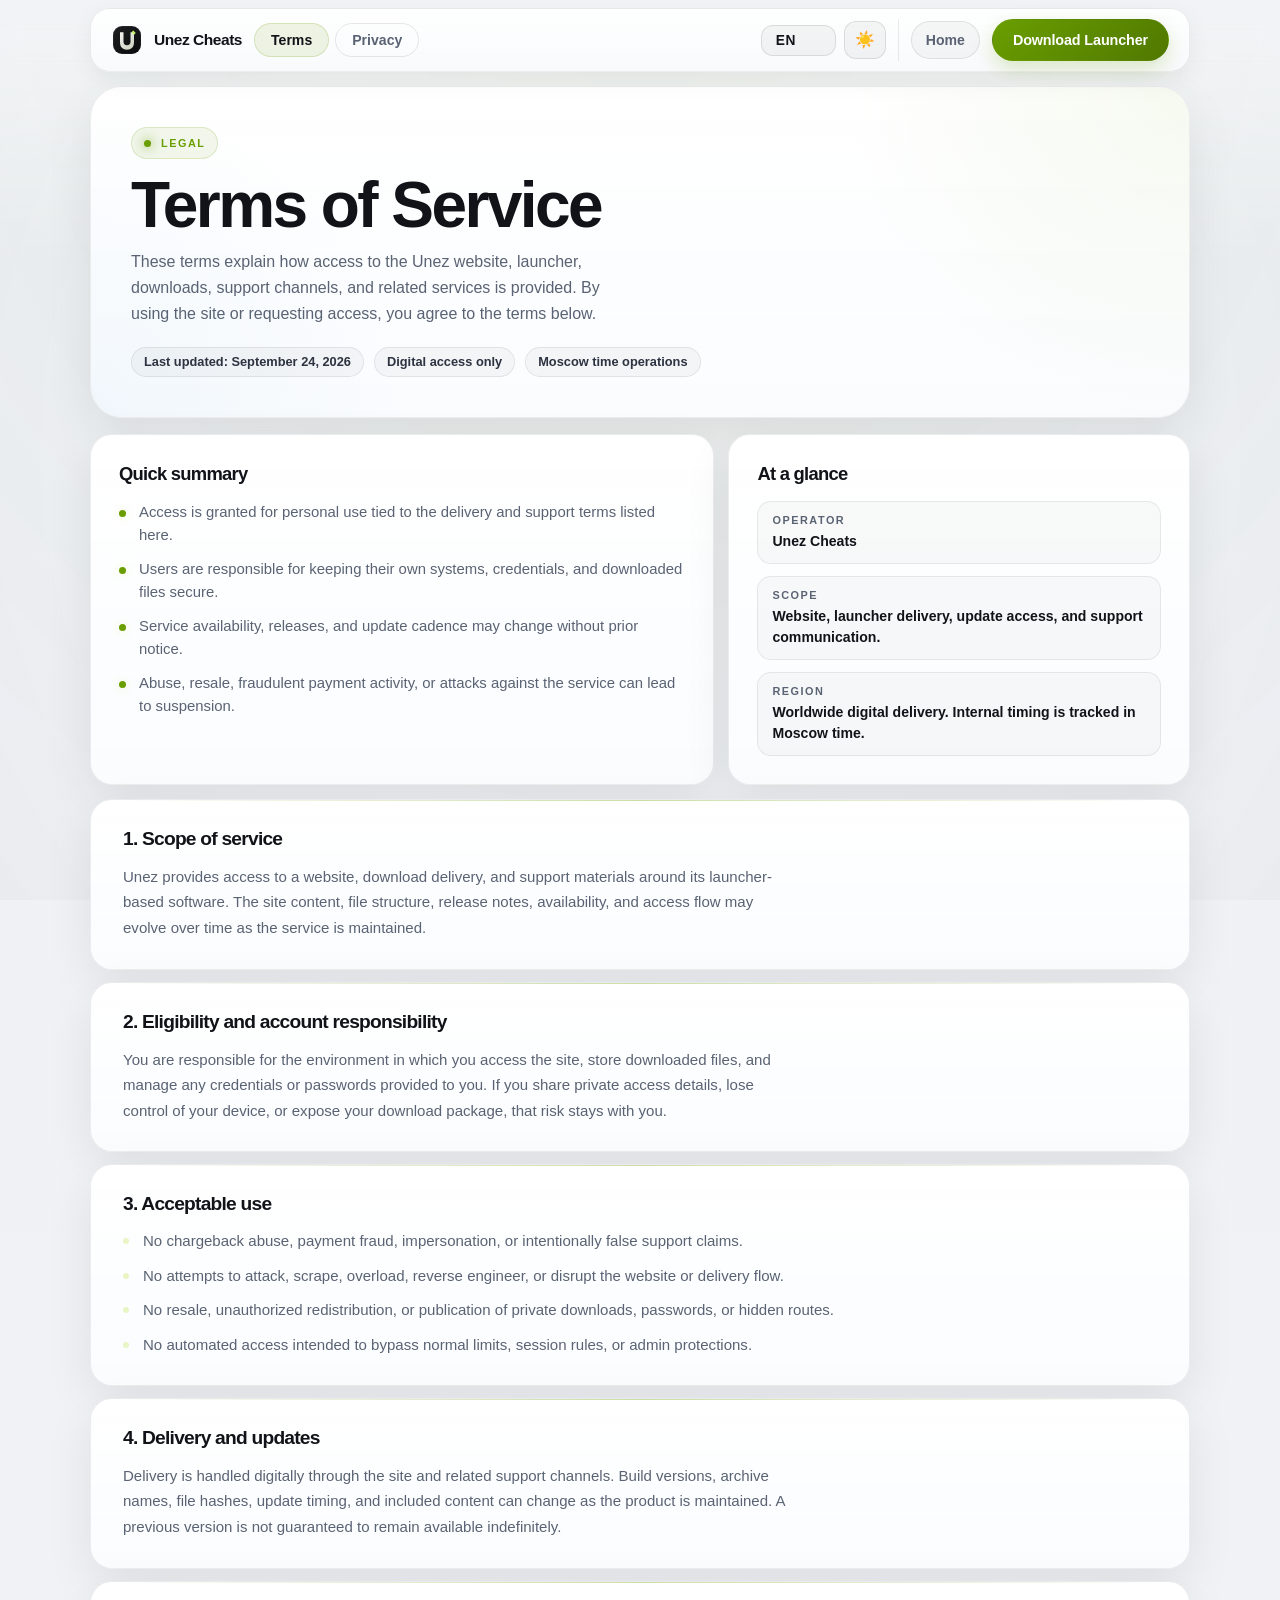
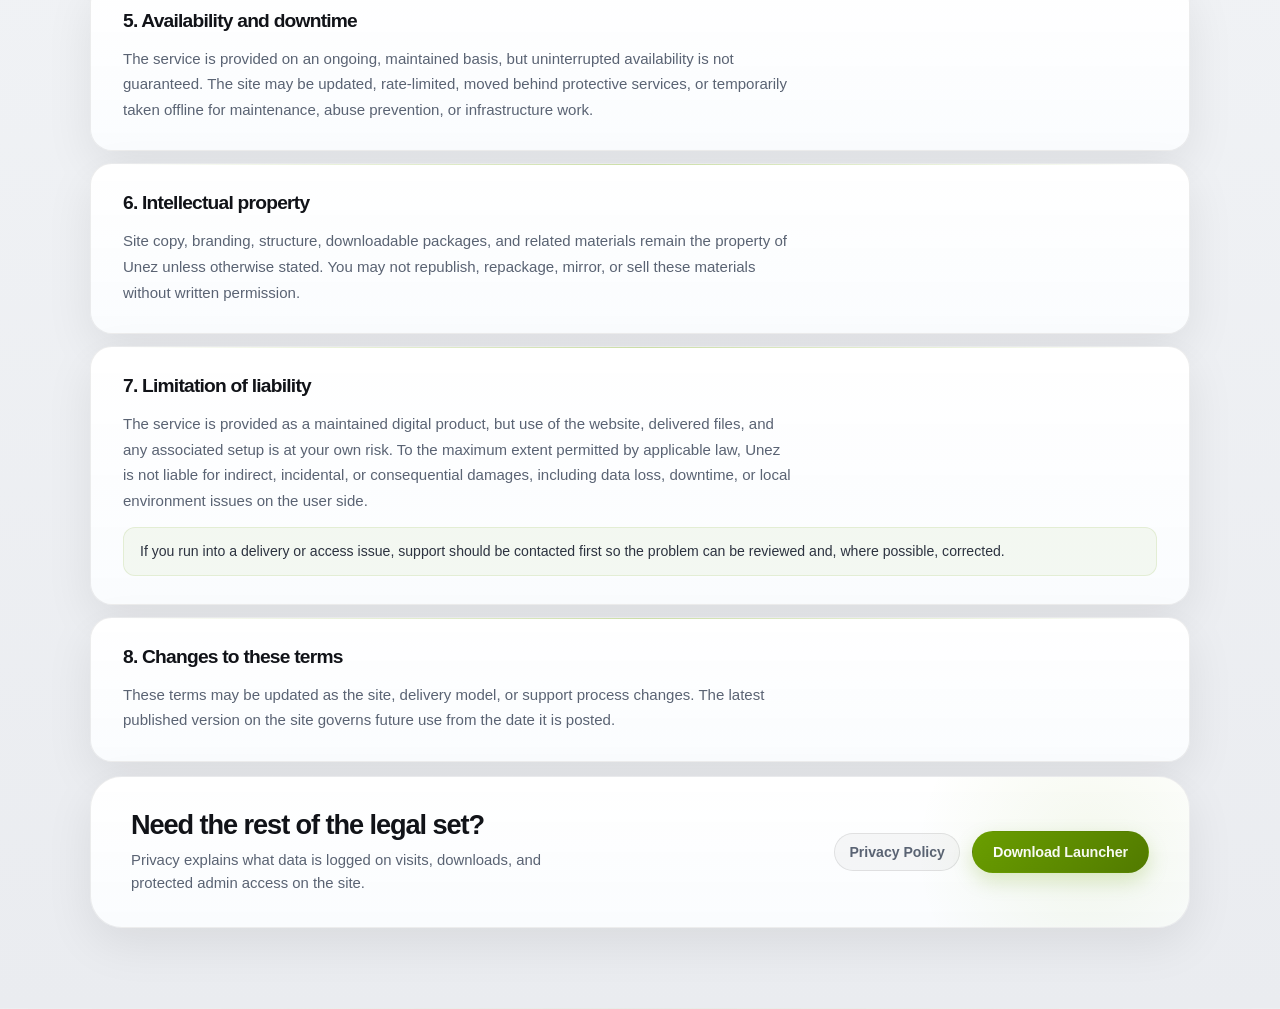
<file: terms.html>
<!DOCTYPE html>
<html lang="en">
<head>
    <meta charset="UTF-8">
    <meta name="viewport" content="width=device-width, initial-scale=1.0">
    <title>Terms of Service | Unez Cheats</title>
    <meta name="description" content="Terms of Service for Unez Cheats — access rules, delivery terms, updates, and service limitations.">
    <meta name="robots" content="index, follow">
    <meta name="referrer" content="strict-origin-when-cross-origin">
    <meta http-equiv="X-Content-Type-Options" content="nosniff">
    <meta http-equiv="Content-Security-Policy" content="default-src 'self'; img-src 'self' data:; style-src 'self' 'unsafe-inline' https://fonts.googleapis.com; font-src 'self' https://fonts.gstatic.com; script-src 'self'; frame-src 'none';">
    <meta name="theme-color" content="#d8ee93">
    <link rel="preconnect" href="https://fonts.googleapis.com">
    <link rel="preconnect" href="https://fonts.gstatic.com" crossorigin>
    <link href="https://fonts.googleapis.com/css2?family=Manrope:wght@400;500;600;700;800&family=Sora:wght@600;700;800&display=swap" rel="stylesheet">
    <link rel="icon" type="image/svg+xml" href="./assets/logo-mark.svg">
    <link rel="stylesheet" href="./legal.css">
</head>
<body>
    <a class="skip-link" href="#legal-main">Skip to content</a>

    <div class="legal-shell">
        <header class="legal-topbar">
            <div class="container legal-nav">
                <a class="brand" href="./index.html" aria-label="Unez Cheats home">
                    <img src="./assets/logo-mark.svg" alt="Unez mark" width="32" height="32">
                    <span>Unez Cheats</span>
                </a>

                <nav class="legal-links" aria-label="Legal pages">
                    <a class="pill-link is-active" href="./terms.html" data-i18n="legal-terms-tab">Terms</a>
                    <a class="pill-link" href="./privacy.html" data-i18n="legal-privacy-tab">Privacy</a>
                </nav>

                <div class="legal-controls">
                    <select id="lang-selector" class="lang-selector" aria-label="Select language">
                        <option value="en">EN</option>
                        <option value="pt-br">PT-BR</option>
                        <option value="es">ES</option>
                        <option value="zh">ZH</option>
                        <option value="ru">RU</option>
                    </select>
                    <button id="theme-toggle" class="theme-toggle" aria-label="Switch to light theme" title="Toggle theme">🌙</button>
                </div>

                <div class="legal-actions">
                    <a class="legal-home-link" href="./index.html" data-i18n="footer-home">Home</a>
                    <a class="button-primary" href="https://github.com/USER/REPOSITORI/releases/download/launcher" data-i18n="nav-download">Download Launcher</a>
                </div>
            </div>
        </header>

        <main id="legal-main" class="legal-main">
            <div class="container">
                <section class="hero-card reveal">
                    <div class="eyebrow">Legal</div>
                    <h1 data-i18n="terms-page-title">Terms of Service</h1>
                    <p data-i18n="terms-hero-p">These terms explain how access to the Unez website, launcher, downloads, support channels, and related services is provided. By using the site or requesting access, you agree to the terms below.</p>
                    <div class="hero-meta">
                        <span data-i18n="terms-meta-1">Last updated: June 19, 2026</span>
                        <span data-i18n="terms-meta-2">Digital access only</span>
                        <span data-i18n="terms-meta-3">Moscow time operations</span>
                    </div>
                </section>

                <section class="legal-grid">
                    <article class="legal-card reveal">
                        <h2 data-i18n="terms-summary-title">Quick summary</h2>
                        <ul class="summary-list">
                            <li data-i18n="terms-summary-1">Access is granted for personal use tied to the delivery and support terms listed here.</li>
                            <li data-i18n="terms-summary-2">Users are responsible for keeping their own systems, credentials, and downloaded files secure.</li>
                            <li data-i18n="terms-summary-3">Service availability, releases, and update cadence may change without prior notice.</li>
                            <li data-i18n="terms-summary-4">Abuse, resale, fraudulent payment activity, or attacks against the service can lead to suspension.</li>
                        </ul>
                    </article>

                    <aside class="legal-card reveal reveal-delay-1">
                        <h2 data-i18n="terms-glance-title">At a glance</h2>
                        <div class="side-meta">
                            <div class="meta-item">
                                <span data-i18n="terms-glance-op-label">Operator</span>
                                <strong data-i18n="terms-glance-op-val">Unez Cheats</strong>
                            </div>
                            <div class="meta-item">
                                <span data-i18n="terms-glance-scope-label">Scope</span>
                                <strong data-i18n="terms-glance-scope-val">Website, launcher delivery, update access, and support communication.</strong>
                            </div>
                            <div class="meta-item">
                                <span data-i18n="terms-glance-region-label">Region</span>
                                <strong data-i18n="terms-glance-region-val">Worldwide digital delivery. Internal timing is tracked in Moscow time.</strong>
                            </div>
                        </div>
                    </aside>
                </section>

                <section class="section-stack">
                    <article class="section-card reveal">
                        <h3 data-i18n="terms-s1-title">1. Scope of service</h3>
                        <p data-i18n="terms-s1-p">Unez provides access to a website, download delivery, and support materials around its launcher-based software. The site content, file structure, release notes, availability, and access flow may evolve over time as the service is maintained.</p>
                    </article>

                    <article class="section-card reveal">
                        <h3 data-i18n="terms-s2-title">2. Eligibility and account responsibility</h3>
                        <p data-i18n="terms-s2-p">You are responsible for the environment in which you access the site, store downloaded files, and manage any credentials or passwords provided to you. If you share private access details, lose control of your device, or expose your download package, that risk stays with you.</p>
                    </article>

                    <article class="section-card reveal">
                        <h3 data-i18n="terms-s3-title">3. Acceptable use</h3>
                        <ul class="bullet-list">
                            <li data-i18n="terms-s3-1">No chargeback abuse, payment fraud, impersonation, or intentionally false support claims.</li>
                            <li data-i18n="terms-s3-2">No attempts to attack, scrape, overload, reverse engineer, or disrupt the website or delivery flow.</li>
                            <li data-i18n="terms-s3-3">No resale, unauthorized redistribution, or publication of private downloads, passwords, or hidden routes.</li>
                            <li data-i18n="terms-s3-4">No automated access intended to bypass normal limits, session rules, or admin protections.</li>
                        </ul>
                    </article>

                    <article class="section-card reveal">
                        <h3 data-i18n="terms-s4-title">4. Delivery and updates</h3>
                        <p data-i18n="terms-s4-p">Delivery is handled digitally through the site and related support channels. Build versions, archive names, file hashes, update timing, and included content can change as the product is maintained. A previous version is not guaranteed to remain available indefinitely.</p>
                    </article>

                    <article class="section-card reveal">
                        <h3 data-i18n="terms-s5-title">5. Availability and downtime</h3>
                        <p data-i18n="terms-s5-p">The service is provided on an ongoing, maintained basis, but uninterrupted availability is not guaranteed. The site may be updated, rate-limited, moved behind protective services, or temporarily taken offline for maintenance, abuse prevention, or infrastructure work.</p>
                    </article>

                    <article class="section-card reveal">
                        <h3 data-i18n="terms-s6-title">6. Intellectual property</h3>
                        <p data-i18n="terms-s6-p">Site copy, branding, structure, downloadable packages, and related materials remain the property of Unez unless otherwise stated. You may not republish, repackage, mirror, or sell these materials without written permission.</p>
                    </article>

                    <article class="section-card reveal">
                        <h3 data-i18n="terms-s7-title">7. Limitation of liability</h3>
                        <p data-i18n="terms-s7-p">The service is provided as a maintained digital product, but use of the website, delivered files, and any associated setup is at your own risk. To the maximum extent permitted by applicable law, Unez is not liable for indirect, incidental, or consequential damages, including data loss, downtime, or local environment issues on the user side.</p>
                        <div class="section-note" data-i18n="terms-s7-note">If you run into a delivery or access issue, support should be contacted first so the problem can be reviewed and, where possible, corrected.</div>
                    </article>

                    <article class="section-card reveal">
                        <h3 data-i18n="terms-s8-title">8. Changes to these terms</h3>
                        <p data-i18n="terms-s8-p">These terms may be updated as the site, delivery model, or support process changes. The latest published version on the site governs future use from the date it is posted.</p>
                    </article>
                </section>

                <section class="footer-card reveal">
                    <div class="footer-card-copy">
                        <h2 data-i18n="terms-footer-title">Need the rest of the legal set?</h2>
                        <p data-i18n="terms-footer-p">Privacy explains what data is logged on visits, downloads, and protected admin access on the site.</p>
                    </div>
                    <div class="footer-card-actions">
                        <a class="legal-home-link" href="./privacy.html" data-i18n="footer-privacy">Privacy Policy</a>
                        <a class="button-primary" href="https://github.com/USER/REPOSITORI/releases/download/launcher" data-i18n="nav-download">Download Launcher</a>
                    </div>
                </section>
            </div>
        </main>
    </div>

    <button class="back-to-top" id="back-to-top" aria-label="Back to top" title="Back to top" hidden>
        <svg viewBox="0 0 24 24" fill="none" aria-hidden="true" width="20" height="20">
            <path d="M12 19V5M5 12l7-7 7 7" stroke="currentColor" stroke-width="2.5" stroke-linecap="round" stroke-linejoin="round"/>
        </svg>
    </button>

    <div class="download-modal" data-download-modal aria-hidden="true" role="dialog" aria-modal="true" aria-labelledby="download-modal-title">
        <div class="download-modal-backdrop" data-download-close></div>
        <div class="download-modal-dialog">
            <button class="download-modal-close" type="button" data-download-close data-i18n="modal-close">Close</button>
            <div class="download-modal-eyebrow" data-i18n="modal-eyebrow">Download started</div>
            <h2 id="download-modal-title" data-i18n="modal-title">Unez Launcher Installation Guide</h2>
            <p class="download-modal-lead" data-i18n="modal-lead">Your archive should begin downloading automatically. Follow the steps below once the file finishes downloading.</p>
            <div class="download-modal-grid">
                <section class="download-modal-panel">
                    <h3 data-i18n="modal-steps-title">Install steps</h3>
                    <ol class="download-modal-list download-modal-list-ordered">
                        <li data-i18n="modal-step-1">Download the latest launcher from UnezCheats.live.</li>
                        <li data-i18n="modal-step-2">Extract the archive using password: Unez.</li>
                        <li data-i18n="modal-step-3">Completely disable your antivirus.</li>
                        <li data-i18n="modal-step-4">Run the launcher as Administrator.</li>
                        <li data-i18n="modal-step-5">Select the desired game and inject.</li>
                    </ol>
                </section>
                <section class="download-modal-panel">
                    <h3 data-i18n="modal-notes-title">Recommended notes</h3>
                    <ul class="download-modal-list">
                        <li data-i18n="modal-note-1">Windows 10 22H2 or Windows 11 23H2/24H2 is recommended.</li>
                        <li data-i18n="modal-note-2">Disable Secure Boot &amp; Virtualization in BIOS.</li>
                        <li data-i18n="modal-note-3">Do not use on virtual machines.</li>
                        <li><span data-i18n="modal-note-4-prefix">If you encounter issues, join our</span> <a href="https://discord.gg/" target="_blank" rel="noopener noreferrer" data-i18n="modal-note-4-link">Discord</a>.</li>
                    </ul>
                </section>
            </div>
        </div>
    </div>

    <div aria-live="polite" aria-atomic="true" class="sr-announce" id="sr-announce"></div>
    <script src="./script.js"></script>
</body>
</html>
</file>
<file: styles.css>
:root {
    --bg: #060708;
    --bg-elev: #0f1215;
    --bg-soft: #14181c;
    --line: rgba(255, 255, 255, 0.075);
    --line-strong: rgba(255, 255, 255, 0.13);
    --text: #f5f2ea;
    --muted: #a49f95;
    --muted-strong: #c9c3b8;
    --accent: #d8ee93;
    --accent-strong: #eef8cd;
    --accent-soft: rgba(216, 238, 147, 0.12);
    --shadow: 0 30px 90px rgba(0, 0, 0, 0.34);
    --shadow-sm: 0 8px 24px rgba(0, 0, 0, 0.22);
    --radius-xl: 34px;
    --radius-lg: 24px;
    --radius-md: 18px;
    --container: 1260px;
    --ease-out: cubic-bezier(0.22, 1, 0.36, 1);
    --theme-transition: background 300ms ease, color 300ms ease, border-color 300ms ease, box-shadow 300ms ease;
}

*, *::before, *::after { box-sizing: border-box; }

html { scroll-behavior: smooth; }

body {
    margin: 0;
    min-height: 100vh;
    color: var(--text);
    font-family: "Manrope", sans-serif;
    background:
        radial-gradient(circle at top center, rgba(255, 255, 255, 0.08), transparent 28%),
        radial-gradient(circle at 18% 18%, rgba(216, 238, 147, 0.08), transparent 26%),
        radial-gradient(circle at 82% 82%, rgba(255, 255, 255, 0.05), transparent 22%),
        linear-gradient(180deg, #050607 0%, #07090a 30%, #090b0d 100%);
    transition: var(--theme-transition);
}

body::before {
    content: "";
    position: fixed;
    inset: 0;
    pointer-events: none;
    background:
        linear-gradient(180deg, rgba(255, 255, 255, 0.02), transparent 24%),
        radial-gradient(circle at center, transparent 52%, rgba(0, 0, 0, 0.36) 100%);
}

::selection { color: #11130d; background: rgba(216, 238, 147, 0.86); }

a { color: inherit; text-decoration: none; }
button { font: inherit; cursor: pointer; }
img { display: block; max-width: 100%; }
h1, h2, h3, h4 { margin: 0; font-family: "Sora", sans-serif; letter-spacing: -0.045em; }
p { margin: 0; }

.site-shell { position: relative; isolation: isolate; }

.container {
    width: min(calc(100% - 40px), var(--container));
    margin: 0 auto;
}

.skip-link {
    position: fixed;
    top: -100%;
    left: 16px;
    z-index: 200;
    padding: 10px 20px;
    border-radius: 999px;
    background: var(--accent);
    color: #12150e;
    font-weight: 700;
    font-size: 0.9rem;
    transition: top 180ms ease;
}

.skip-link:focus { top: 16px; }

.sr-announce {
    position: absolute;
    width: 1px;
    height: 1px;
    overflow: hidden;
    clip: rect(0 0 0 0);
    white-space: nowrap;
}

.scroll-progress {
    position: fixed;
    top: 0;
    left: 0;
    z-index: 100;
    height: 2px;
    width: 0%;
    background: linear-gradient(90deg, var(--accent), var(--accent-strong));
    transition: width 80ms linear;
    box-shadow: 0 0 8px rgba(216, 238, 147, 0.5);
}

.back-to-top {
    position: fixed;
    bottom: 28px;
    right: 28px;
    z-index: 50;
    width: 46px;
    height: 46px;
    border-radius: 50%;
    border: 1px solid var(--line-strong);
    background: rgba(18, 21, 25, 0.92);
    color: var(--text);
    display: flex;
    align-items: center;
    justify-content: center;
    backdrop-filter: blur(12px);
    box-shadow: 0 8px 24px rgba(0, 0, 0, 0.3);
    opacity: 0;
    transform: translateY(12px) scale(0.9);
    transition: opacity 220ms var(--ease-out), transform 220ms var(--ease-out), border-color 180ms ease, background 180ms ease;
    pointer-events: none;
}

.back-to-top:not([hidden]) {
    opacity: 1;
    transform: translateY(0) scale(1);
    pointer-events: auto;
}

.back-to-top:hover {
    border-color: rgba(216, 238, 147, 0.3);
    background: rgba(22, 26, 30, 0.96);
    transform: translateY(-3px) scale(1);
}

.reveal {
    opacity: 0;
    transform: translateY(22px);
    transition: opacity 560ms var(--ease-out), transform 560ms var(--ease-out);
}

.reveal.is-visible {
    opacity: 1;
    transform: translateY(0);
}

.reveal-delay-1 { transition-delay: 80ms; }
.reveal-delay-2 { transition-delay: 160ms; }

.topbar {
    position: sticky;
    top: 0;
    z-index: 30;
    padding: 8px 0 0;
    background: linear-gradient(180deg, rgba(6, 7, 8, 0.82), rgba(6, 7, 8, 0));
    backdrop-filter: blur(12px);
    transition: var(--theme-transition);
}

.nav {
    min-height: 66px;
    display: flex;
    align-items: center;
    justify-content: space-between;
    gap: 20px;
    padding: 0 20px;
    border-radius: 22px;
    border: 1px solid rgba(255, 255, 255, 0.06);
    background: linear-gradient(180deg, rgba(18, 21, 24, 0.92), rgba(11, 13, 15, 0.92));
    box-shadow: inset 0 1px 0 rgba(255, 255, 255, 0.05), 0 12px 34px rgba(0, 0, 0, 0.25);
    transition: var(--theme-transition);
}

.brand {
    display: inline-flex;
    align-items: center;
    gap: 12px;
    font-family: "Sora", sans-serif;
    font-size: 1rem;
    font-weight: 700;
    letter-spacing: -0.03em;
}

.brand img { width: 34px; height: 34px; }

.nav-links {
    display: flex;
    align-items: center;
    gap: 28px;
}

.nav-links a {
    color: var(--muted);
    font-size: 0.95rem;
    transition: color 180ms ease;
    position: relative;
}

.nav-links a::after {
    content: "";
    position: absolute;
    bottom: -3px;
    left: 0;
    right: 0;
    height: 1px;
    background: var(--accent);
    transform: scaleX(0);
    transition: transform 220ms var(--ease-out);
    transform-origin: left;
}

.nav-links a.is-active,
.nav-links a:hover { color: var(--text); }

.nav-links a.is-active::after { transform: scaleX(1); }

.footer-nav a {
    color: var(--muted);
    font-size: 0.95rem;
    transition: color 180ms ease;
}

.nav-links a:hover,
.footer-nav a:hover { color: var(--text); }

.nav-cta,
.button {
    display: inline-flex;
    align-items: center;
    justify-content: center;
    min-height: 48px;
    padding: 0 22px;
    border-radius: 999px;
    border: 1px solid transparent;
    font-weight: 700;
    letter-spacing: -0.01em;
    transition: transform 200ms var(--ease-out), border-color 180ms ease, background 180ms ease, color 180ms ease, box-shadow 200ms ease;
}

.nav-cta,
.button-primary {
    color: #12150e;
    background: linear-gradient(135deg, var(--accent), var(--accent-strong));
    box-shadow: 0 10px 24px rgba(216, 238, 147, 0.18);
}

.button-secondary {
    color: var(--text);
    background: rgba(255, 255, 255, 0.03);
    border-color: var(--line);
}

.nav-cta:hover,
.button-primary:hover {
    transform: translateY(-2px);
    box-shadow: 0 14px 32px rgba(216, 238, 147, 0.28);
}

.button-secondary:hover {
    transform: translateY(-2px);
    background: rgba(255, 255, 255, 0.07);
    border-color: var(--line-strong);
}

.trust-card:hover,
.footer-icon:hover { transform: translateY(-2px); }

body.modal-open { overflow: hidden; }

.eyebrow {
    display: inline-flex;
    align-items: center;
    gap: 10px;
    min-height: 34px;
    padding: 0 12px;
    border-radius: 999px;
    border: 1px solid rgba(216, 238, 147, 0.2);
    background: rgba(216, 238, 147, 0.08);
    color: var(--accent);
    font-size: 0.68rem;
    font-weight: 800;
    letter-spacing: 0.14em;
    text-transform: uppercase;
}

.eyebrow::before {
    content: "";
    width: 8px;
    height: 8px;
    border-radius: 999px;
    background: currentColor;
    box-shadow: 0 0 14px currentColor;
    animation: pulse-dot 2.4s ease-in-out infinite;
}

@keyframes pulse-dot {
    0%, 100% { opacity: 1; box-shadow: 0 0 14px currentColor; }
    50% { opacity: 0.6; box-shadow: 0 0 6px currentColor; }
}

h1 { font-size: clamp(2.15rem, 4vw, 3.95rem); line-height: 0.92; }
.hero-title { max-width: none; margin-top: 14px; }
.hero-title span { display: block; }

.hero-text {
    max-width: 46ch;
    margin-top: 10px;
    color: var(--muted);
    font-size: 0.92rem;
    line-height: 1.52;
}

.hero-text-secondary { margin-top: 4px; max-width: 50ch; }

.hero { padding: 10px 0 18px; }

.hero-grid {
    display: grid;
    grid-template-columns: minmax(0, 1.04fr) minmax(360px, 0.96fr);
    gap: 18px;
    align-items: start;
}

.hero-copy,
.hero-panel,
.hero-highlights,
.trust-card,
.deploy-card,
.footer-grid {
    position: relative;
    border: 1px solid var(--line);
    background: linear-gradient(180deg, rgba(18, 21, 25, 0.94), rgba(12, 14, 17, 0.98));
    box-shadow: inset 0 1px 0 rgba(255, 255, 255, 0.04), var(--shadow);
    transition: var(--theme-transition);
}

.hero-copy,
.hero-panel,
.hero-highlights { overflow: hidden; border-radius: var(--radius-xl); padding: 24px; }
.hero-panel { padding: 0; border-color: rgba(216, 238, 147, 0.14); }
.hero-side { display: grid; gap: 12px; align-self: start; }

.hero-highlights {
    padding: 14px;
    border-color: rgba(255, 255, 255, 0.06);
}

.hero-copy::before,
.hero-panel::before,
.deploy-card::before,
.footer-grid::before {
    content: "";
    position: absolute;
    inset: 0;
    pointer-events: none;
    background: radial-gradient(circle at top right, rgba(255, 255, 255, 0.08), transparent 28%);
}

.hero-copy::after {
    content: "";
    position: absolute;
    width: 380px;
    height: 380px;
    right: -160px;
    bottom: -180px;
    border-radius: 999px;
    background: radial-gradient(circle, rgba(216, 238, 147, 0.14), transparent 70%);
    pointer-events: none;
}

.hero-panel::before {
    background:
        radial-gradient(circle at top left, rgba(216, 238, 147, 0.12), transparent 30%),
        radial-gradient(circle at bottom right, rgba(83, 224, 255, 0.1), transparent 34%);
}

.hero-actions {
    position: relative;
    z-index: 1;
    display: flex;
    flex-wrap: wrap;
    gap: 12px;
    margin-top: 16px;
}

.download-integrity { position: relative; z-index: 1; margin-top: 12px; }

.integrity-panel {
    position: relative;
    overflow: hidden;
    padding: 14px;
    border-radius: 20px;
    border: 1px solid rgba(216, 238, 147, 0.1);
    background:
        radial-gradient(circle at top right, rgba(216, 238, 147, 0.08), transparent 32%),
        radial-gradient(circle at left center, rgba(104, 200, 219, 0.08), transparent 28%),
        linear-gradient(180deg, rgba(21, 25, 29, 0.96), rgba(12, 15, 18, 0.98));
    box-shadow: inset 0 1px 0 rgba(255, 255, 255, 0.04), var(--shadow-sm);
    transition: var(--theme-transition);
}

.integrity-panel::before {
    content: "";
    position: absolute;
    inset: 0;
    pointer-events: none;
    background:
        linear-gradient(120deg, rgba(216, 238, 147, 0.08), transparent 22%),
        linear-gradient(180deg, rgba(255, 255, 255, 0.035), transparent 32%);
}

.integrity-heading,
.integrity-grid,
.integrity-hash { position: relative; z-index: 1; }

.integrity-heading {
    display: flex;
    align-items: flex-start;
    justify-content: space-between;
    gap: 10px;
    margin-bottom: 12px;
    padding-bottom: 10px;
    border-bottom: 1px solid rgba(255, 255, 255, 0.06);
}

.integrity-heading-copy { max-width: 38ch; }

.integrity-title,
.integrity-item span,
.integrity-hash span {
    display: block;
    color: var(--muted);
    font-size: 0.68rem;
    letter-spacing: 0.16em;
    text-transform: uppercase;
}

.integrity-title { margin-bottom: 6px; }

.integrity-subtitle {
    margin: 0;
    color: var(--muted);
    font-size: 0.8rem;
    line-height: 1.38;
}

.integrity-status {
    flex-shrink: 0;
    display: inline-flex;
    align-items: center;
    min-height: 30px;
    padding: 0 11px;
    border-radius: 999px;
    border: 1px solid rgba(216, 238, 147, 0.12);
    background: rgba(216, 238, 147, 0.1);
    color: var(--accent);
    font-size: 0.68rem;
    font-weight: 700;
    letter-spacing: 0.12em;
    text-transform: uppercase;
}

.integrity-status-dot {
    width: 8px;
    height: 8px;
    margin-right: 8px;
    border-radius: 999px;
    background: currentColor;
    box-shadow: 0 0 14px rgba(216, 238, 147, 0.6);
    animation: pulse-dot 2.4s ease-in-out infinite;
}

.integrity-grid {
    display: grid;
    grid-template-columns: repeat(3, minmax(0, 1fr));
    gap: 8px;
}

.integrity-item {
    min-height: 66px;
    padding: 10px 12px;
    border-radius: 14px;
    border: 1px solid rgba(255, 255, 255, 0.055);
    background: linear-gradient(180deg, rgba(255, 255, 255, 0.034), rgba(255, 255, 255, 0.018));
    box-shadow: inset 0 1px 0 rgba(255, 255, 255, 0.03);
    transition: var(--theme-transition);
}

.integrity-item span,
.integrity-hash span { margin-bottom: 6px; }

.integrity-item strong,
.integrity-hash code { display: block; line-height: 1.5; }

.integrity-item strong {
    color: var(--text);
    font-size: 0.86rem;
    font-weight: 700;
    letter-spacing: -0.02em;
}

.integrity-hash {
    margin-top: 8px;
    padding: 12px;
    border-radius: 14px;
    border: 1px solid rgba(139, 207, 209, 0.12);
    background: linear-gradient(180deg, rgba(8, 11, 13, 0.82), rgba(8, 10, 12, 0.94));
    transition: var(--theme-transition);
}

.integrity-hash-copy {
    display: flex;
    align-items: center;
    justify-content: space-between;
    gap: 10px;
    margin-bottom: 8px;
}

.integrity-hash-meta { display: grid; gap: 4px; }

.integrity-hash-meta small {
    color: var(--muted);
    font-size: 0.75rem;
    line-height: 1.34;
}

.integrity-hash code {
    font-family: "IBM Plex Mono", "Cascadia Code", Consolas, monospace;
    padding: 9px 10px;
    border-radius: 12px;
    border: 1px solid rgba(255, 255, 255, 0.05);
    background: rgba(255, 255, 255, 0.025);
    font-size: 0.69rem;
    color: #cfeaf1;
    word-break: break-all;
}

.integrity-copy {
    min-height: 30px;
    padding: 0 12px;
    border-radius: 999px;
    border: 1px solid rgba(216, 238, 147, 0.12);
    background: rgba(216, 238, 147, 0.08);
    color: var(--text);
    font-size: 0.73rem;
    font-weight: 700;
    transition: transform 180ms ease, border-color 180ms ease, background 180ms ease;
}

.integrity-copy:hover {
    transform: translateY(-1px);
    border-color: rgba(216, 238, 147, 0.24);
    background: rgba(216, 238, 147, 0.14);
}

.hero-points {
    position: relative;
    z-index: 1;
    margin: 0;
    padding: 0;
    list-style: none;
    display: grid;
    grid-template-columns: repeat(2, minmax(0, 1fr));
    gap: 10px;
}

.hero-points-panel { padding: 0; }

.hero-points li {
    position: relative;
    min-height: 62px;
    padding: 14px 16px 14px 42px;
    border-radius: 18px;
    border: 1px solid rgba(255, 255, 255, 0.05);
    background: rgba(255, 255, 255, 0.025);
    color: var(--muted-strong);
    font-size: 0.93rem;
    line-height: 1.45;
    transition: border-color 220ms ease, background 220ms ease;
}

.hero-points li:hover {
    border-color: rgba(216, 238, 147, 0.12);
    background: rgba(216, 238, 147, 0.04);
}

.hero-points-panel li {
    min-height: 50px;
    padding: 10px 12px 10px 36px;
    border-radius: 14px;
    font-size: 0.84rem;
    line-height: 1.34;
}

.hero-points li::before {
    content: "";
    position: absolute;
    left: 18px;
    top: 22px;
    width: 8px;
    height: 8px;
    border-radius: 999px;
    background: var(--accent);
    box-shadow: 0 0 12px rgba(216, 238, 147, 0.45);
}

.hero-points-panel li::before { left: 16px; top: 18px; }

.editor-window {
    display: flex;
    flex-direction: column;
    min-height: 100%;
    overflow: hidden;
    border-radius: inherit;
    background:
        radial-gradient(circle at top right, rgba(216, 238, 147, 0.08), transparent 30%),
        radial-gradient(circle at top left, rgba(83, 224, 255, 0.07), transparent 26%),
        linear-gradient(180deg, rgba(20, 24, 26, 0.98), rgba(11, 13, 15, 1));
}

.editor-tabs {
    display: flex;
    align-items: flex-end;
    gap: 2px;
    min-height: 48px;
    padding: 0 16px;
    border-bottom: 1px solid rgba(255, 255, 255, 0.06);
    background: linear-gradient(180deg, rgba(28, 34, 33, 0.78), rgba(18, 21, 20, 0.94));
}

.editor-tab {
    display: inline-flex;
    align-items: center;
    border: 0;
    min-height: 36px;
    padding: 0 14px;
    border-radius: 12px 12px 0 0;
    color: #989b92;
    background: transparent;
    font-family: ui-monospace, SFMono-Regular, Menlo, Monaco, Consolas, "Liberation Mono", monospace;
    font-size: 0.84rem;
    font-weight: 700;
    transition: color 180ms ease, background 180ms ease;
}

.editor-tab:hover { color: #f2efe8; background: rgba(216, 238, 147, 0.1); }
.editor-tab:focus-visible { outline: 2px solid rgba(216, 238, 147, 0.42); outline-offset: -2px; }
.editor-tab.is-active { color: #f5f2ea; background: rgba(216, 238, 147, 0.14); }

.editor-body {
    position: relative;
    min-height: 264px;
    padding: 18px 18px 20px;
    font-family: ui-monospace, SFMono-Regular, Menlo, Monaco, Consolas, "Liberation Mono", monospace;
    background: linear-gradient(180deg, rgba(11, 13, 15, 0.72), rgba(9, 10, 11, 0.96));
}

.editor-body::after {
    content: "";
    position: absolute;
    inset: 0;
    pointer-events: none;
    border: 1px solid rgba(255, 255, 255, 0.04);
    border-top: 0;
    border-radius: 0 0 26px 26px;
}

.editor-line {
    color: #ece8df;
    font-size: 0.89rem;
    line-height: 1.56;
    white-space: nowrap;
    opacity: 0;
    transform: translateY(4px);
    animation: editor-reveal 480ms var(--ease-out) forwards;
}

.editor-gap { height: 12px; }
.editor-line-indent { padding-left: 18px; }
.editor-line-comment { color: #8f9488; }

.editor-line-live::after {
    content: "";
    display: inline-block;
    width: 7px;
    height: 1.05em;
    margin-left: 8px;
    vertical-align: -0.14em;
    background: #91ebff;
    animation: blink-caret 1s steps(1) infinite;
}

.editor-body span { color: #d4d4d4; }
.token-comment { color: #6a9955; }
.token-keyword { color: #d8ee93; }
.token-function { color: #f5f2ea; }
.token-string { color: #91ebff; }
.token-operator { color: #b7bcaf; }
.token-number { color: #cfe88f; }
.token-plain { color: #ddd8ce; }

.games-section { padding: 10px 0 28px; }

.games-shell { display: grid; gap: 18px; }

.games-heading,
.game-card {
    position: relative;
    overflow: hidden;
    border-radius: 28px;
    border: 1px solid rgba(255, 255, 255, 0.06);
    background: linear-gradient(180deg, rgba(18, 21, 25, 0.94), rgba(12, 14, 17, 0.98));
    box-shadow: inset 0 1px 0 rgba(255, 255, 255, 0.04), var(--shadow);
    transition: var(--theme-transition);
}

.games-heading { padding: 24px; }

.games-heading::before,
.game-card::before {
    content: "";
    position: absolute;
    inset: 0;
    pointer-events: none;
    background: radial-gradient(circle at top right, rgba(255, 255, 255, 0.06), transparent 28%);
}

.games-heading h2 {
    margin-top: 14px;
    font-size: clamp(2rem, 3.8vw, 3.45rem);
    line-height: 0.98;
}

.games-heading p {
    max-width: 52ch;
    margin: 14px 0 0;
    color: var(--muted);
    font-size: 0.95rem;
    line-height: 1.58;
}

.games-grid {
    display: grid;
    grid-template-columns: repeat(3, minmax(0, 1fr));
    gap: 16px;
}

.game-card {
    display: grid;
    gap: 14px;
    padding: 18px;
    transition: transform 220ms var(--ease-out), border-color 180ms ease, background 180ms ease, box-shadow 220ms ease;
}

.game-card:hover {
    transform: translateY(-3px);
    border-color: rgba(216, 238, 147, 0.18);
    background: linear-gradient(180deg, rgba(22, 26, 31, 0.97), rgba(12, 15, 18, 0.99));
    box-shadow: inset 0 1px 0 rgba(255, 255, 255, 0.06), 0 24px 60px rgba(0, 0, 0, 0.4), 0 0 0 1px rgba(216, 238, 147, 0.06);
}

.game-card-top {
    display: grid;
    grid-template-columns: 58px minmax(0, 1fr);
    gap: 14px;
    align-items: center;
}

.game-card-icon {
    width: 58px;
    height: 58px;
    display: grid;
    place-items: center;
    border-radius: 18px;
    border: 1px solid rgba(216, 238, 147, 0.14);
    background: rgba(216, 238, 147, 0.08);
    transition: border-color 180ms ease, background 180ms ease;
}

.game-card:hover .game-card-icon {
    border-color: rgba(216, 238, 147, 0.24);
    background: rgba(216, 238, 147, 0.12);
}

.game-icon { width: 28px; height: 28px; object-fit: contain; opacity: 0.96; }

.game-card-copy h3 { font-size: 1.08rem; line-height: 1.1; }

.game-card-meta {
    display: flex;
    align-items: center;
    gap: 8px;
    margin-top: 8px;
    flex-wrap: wrap;
}

.game-card-status {
    display: inline-flex;
    align-items: center;
    min-height: 28px;
    padding: 0 12px;
    border-radius: 999px;
    border: 1px solid rgba(113, 236, 158, 0.18);
    background: rgba(113, 236, 158, 0.08);
    color: #86f0af;
    font-size: 0.78rem;
    font-weight: 700;
    line-height: 1;
}

.game-card-status-dot {
    width: 8px;
    height: 8px;
    margin-right: 8px;
    border-radius: 999px;
    background: currentColor;
    box-shadow: 0 0 12px rgba(134, 240, 175, 0.62);
    animation: pulse-dot 2.4s ease-in-out infinite;
}

.game-card p {
    margin: 0;
    color: var(--muted);
    font-size: 0.92rem;
    line-height: 1.56;
}

.game-card-tags { display: flex; flex-wrap: wrap; gap: 8px; }

.game-card-tags span {
    display: inline-flex;
    align-items: center;
    min-height: 30px;
    padding: 0 12px;
    border-radius: 999px;
    border: 1px solid rgba(255, 255, 255, 0.06);
    background: rgba(255, 255, 255, 0.03);
    color: var(--muted-strong);
    font-size: 0.8rem;
    line-height: 1;
    transition: border-color 180ms ease, background 180ms ease;
}

.game-card:hover .game-card-tags span {
    border-color: rgba(255, 255, 255, 0.09);
    background: rgba(255, 255, 255, 0.05);
}

.trust-strip { padding: 6px 0 30px; }

.trust-grid {
    display: grid;
    grid-template-columns: repeat(3, minmax(0, 1fr));
    gap: 18px;
}

.trust-card {
    overflow: hidden;
    border-radius: 28px;
    padding: 30px;
    transition: transform 220ms var(--ease-out), border-color 180ms ease, background 300ms ease;
}

.trust-card::before {
    content: "";
    position: absolute;
    left: 24px;
    right: 24px;
    top: 0;
    height: 1px;
    background: linear-gradient(90deg, transparent, rgba(216, 238, 147, 0.56), transparent);
}

.trust-card span {
    display: inline-flex;
    align-items: center;
    justify-content: center;
    width: 44px;
    height: 44px;
    margin-bottom: 22px;
    border-radius: 999px;
    background: rgba(216, 238, 147, 0.12);
    border: 1px solid rgba(216, 238, 147, 0.16);
    color: var(--accent);
    font-size: 0.84rem;
    font-weight: 800;
}

.trust-card h3 { font-size: 1.35rem; }
.trust-card p { margin-top: 12px; color: var(--muted); line-height: 1.72; }

.faq-section { padding: 8px 0 64px; }

.section-heading { text-align: center; margin-bottom: 30px; }
.section-heading-left { text-align: left; margin-bottom: 24px; }
.section-heading .eyebrow { margin-bottom: 18px; }

.section-heading h2 { font-size: clamp(2.8rem, 5vw, 4.7rem); }

.section-copy {
    max-width: 62ch;
    margin: 18px auto 0;
    font-size: 1.02rem;
    color: var(--muted);
    line-height: 1.72;
}

.section-heading-left .section-copy { margin-left: 0; }

.deploy-card {
    overflow: hidden;
    border-radius: 30px;
    padding: 36px;
}

.deploy-card::after {
    content: "";
    position: absolute;
    width: 420px;
    height: 420px;
    left: 50%;
    top: 50%;
    transform: translate(-50%, -50%);
    border-radius: 999px;
    background: radial-gradient(circle, rgba(216, 238, 147, 0.1), transparent 68%);
    pointer-events: none;
}

.deploy-actions { justify-content: center; }

.copy-button.is-copied {
    color: var(--accent);
    background: rgba(216, 238, 147, 0.12);
    border-color: rgba(216, 238, 147, 0.24);
}

.download-modal {
    position: fixed;
    inset: 0;
    z-index: 120;
    display: grid;
    place-items: center;
    padding: 24px;
    opacity: 0;
    visibility: hidden;
    pointer-events: none;
    transition: opacity 200ms ease, visibility 200ms ease;
}

.download-modal.is-open {
    opacity: 1;
    visibility: visible;
    pointer-events: auto;
}

.download-modal-backdrop {
    position: absolute;
    inset: 0;
    background: rgba(5, 6, 8, 0.74);
    backdrop-filter: blur(14px);
}

.download-modal-dialog {
    position: relative;
    width: min(880px, calc(100% - 16px));
    max-height: calc(100vh - 48px);
    overflow: auto;
    border-radius: 32px;
    border: 1px solid rgba(255, 255, 255, 0.08);
    padding: 28px;
    background:
        radial-gradient(circle at top right, rgba(216, 238, 147, 0.08), transparent 24%),
        linear-gradient(180deg, rgba(18, 21, 25, 0.98), rgba(10, 12, 14, 0.99));
    box-shadow: 0 28px 80px rgba(0, 0, 0, 0.42), inset 0 1px 0 rgba(255, 255, 255, 0.04);
    transform: translateY(12px) scale(0.98);
    transition: transform 220ms var(--ease-out);
}

.download-modal.is-open .download-modal-dialog {
    transform: translateY(0) scale(1);
}

.download-modal-close {
    position: absolute;
    top: 18px;
    right: 18px;
    min-height: 40px;
    padding: 0 16px;
    border-radius: 999px;
    border: 1px solid var(--line);
    background: rgba(255, 255, 255, 0.03);
    color: var(--text);
    font-weight: 700;
    transition: transform 180ms ease, border-color 180ms ease, background 180ms ease;
}

.download-modal-close:hover {
    transform: translateY(-1px);
    border-color: rgba(216, 238, 147, 0.18);
    background: rgba(255, 255, 255, 0.05);
}

.download-modal-eyebrow {
    display: inline-flex;
    align-items: center;
    min-height: 32px;
    padding: 0 12px;
    border-radius: 999px;
    border: 1px solid rgba(216, 238, 147, 0.18);
    background: rgba(216, 238, 147, 0.08);
    color: var(--accent);
    font-size: 0.76rem;
    font-weight: 800;
    letter-spacing: 0.18em;
    text-transform: uppercase;
}

.download-modal h2 {
    margin-top: 18px;
    font-size: clamp(2rem, 4vw, 3rem);
    line-height: 0.96;
}

.download-modal-lead {
    max-width: 58ch;
    margin-top: 12px;
    color: var(--muted);
    line-height: 1.64;
}

.download-modal-grid {
    display: grid;
    grid-template-columns: repeat(2, minmax(0, 1fr));
    gap: 16px;
    margin-top: 22px;
}

.download-modal-panel {
    border-radius: 24px;
    border: 1px solid rgba(255, 255, 255, 0.06);
    padding: 20px;
    background: linear-gradient(180deg, rgba(17, 20, 24, 0.96), rgba(11, 13, 15, 0.98));
    transition: var(--theme-transition);
}

.download-modal-panel h3 { font-size: 1.08rem; margin-bottom: 12px; }

.download-modal-list {
    margin: 0;
    padding-left: 20px;
    color: var(--muted);
    display: grid;
    gap: 10px;
    line-height: 1.6;
    font-size: 0.93rem;
}

.download-modal-list strong,
.download-modal-list a { color: var(--text); }
.download-modal-list a:hover { color: var(--accent); }

.footer { padding: 0 0 72px; }

.footer-grid {
    display: flex;
    flex-wrap: wrap;
    align-items: flex-start;
    justify-content: space-between;
    gap: 40px;
    overflow: hidden;
    border-radius: 30px;
    padding: 34px 36px;
}

.footer-brand { max-width: 420px; }
.footer-brand h3 { font-size: 2rem; }
.footer-brand p { margin: 14px 0 0; color: var(--muted); }

.footer-icon {
    width: 46px;
    height: 46px;
    display: inline-grid;
    place-items: center;
    margin-top: 20px;
    border-radius: 16px;
    border: 1px solid rgba(255, 255, 255, 0.06);
    background: rgba(255, 255, 255, 0.03);
    color: var(--text);
    transition: transform 200ms var(--ease-out), border-color 180ms ease, background 180ms ease;
}

.footer-icon:hover { border-color: rgba(216, 238, 147, 0.18); background: rgba(216, 238, 147, 0.06); }

.footer-nav { display: grid; gap: 14px; min-width: 200px; }
.footer-nav h4 { font-size: 1.34rem; margin-bottom: 6px; }

.controls { display: flex; align-items: center; gap: 10px; }

.lang-selector {
    appearance: none;
    background: rgba(255, 255, 255, 0.05);
    color: var(--text);
    border: 1px solid var(--line);
    padding: 7px 14px;
    border-radius: 12px;
    font-family: inherit;
    font-size: 0.88rem;
    font-weight: 700;
    outline: none;
    cursor: pointer;
    letter-spacing: 0.04em;
    transition: background 180ms ease, border-color 180ms ease, transform 180ms ease;
}

.lang-selector option { background: var(--bg-elev); color: var(--text); }

.lang-selector:hover {
    background: rgba(255, 255, 255, 0.1);
    border-color: rgba(255, 255, 255, 0.14);
    transform: translateY(-1px);
}

.theme-toggle {
    background: rgba(255, 255, 255, 0.05);
    border: 1px solid var(--line);
    color: var(--text);
    padding: 7px 10px;
    border-radius: 12px;
    font-size: 1rem;
    line-height: 1;
    display: flex;
    align-items: center;
    justify-content: center;
    min-width: 38px;
    min-height: 38px;
    transition: background 180ms ease, border-color 180ms ease, transform 180ms ease;
}

.theme-toggle:hover {
    background: rgba(255, 255, 255, 0.1);
    border-color: rgba(255, 255, 255, 0.14);
    transform: translateY(-1px);
}

.nav-cta:focus-visible,
.button:focus-visible,
.footer-icon:focus-visible,
.nav-links a:focus-visible,
.footer-nav a:focus-visible,
.back-to-top:focus-visible,
.editor-tab:focus-visible,
.theme-toggle:focus-visible,
.lang-selector:focus-visible,
.integrity-copy:focus-visible,
.download-modal-close:focus-visible {
    outline: 2px solid rgba(216, 238, 147, 0.6);
    outline-offset: 3px;
}

@keyframes editor-reveal {
    from { opacity: 0; transform: translateY(4px); }
    to { opacity: 1; transform: translateY(0); }
}

@keyframes blink-caret {
    0%, 49% { opacity: 1; }
    50%, 100% { opacity: 0; }
}

body.light-theme {
    --bg: #f0f2f5;
    --bg-elev: #ffffff;
    --bg-soft: #e8edf3;
    --line: rgba(0, 0, 0, 0.08);
    --line-strong: rgba(0, 0, 0, 0.14);
    --text: #111318;
    --muted: #5a6373;
    --muted-strong: #2d3340;
    --accent: #6a9e00;
    --accent-strong: #507800;
    --accent-soft: rgba(106, 158, 0, 0.1);
    --shadow: 0 20px 60px rgba(0, 0, 0, 0.08);
    --shadow-sm: 0 6px 20px rgba(0, 0, 0, 0.07);

    background:
        radial-gradient(circle at top center, rgba(106, 158, 0, 0.06), transparent 36%),
        radial-gradient(circle at 80% 20%, rgba(100, 180, 255, 0.06), transparent 30%),
        linear-gradient(180deg, #eef1f6 0%, #f0f2f5 50%, #eaecf0 100%);
}

body.light-theme::before {
    background:
        linear-gradient(180deg, rgba(255, 255, 255, 0.6), transparent 30%),
        radial-gradient(circle at center, transparent 60%, rgba(0, 0, 0, 0.03) 100%);
}

body.light-theme .topbar {
    background: linear-gradient(180deg, rgba(240, 242, 245, 0.92), rgba(240, 242, 245, 0));
}

body.light-theme .nav {
    background: linear-gradient(180deg, rgba(255, 255, 255, 0.96), rgba(248, 250, 252, 0.96));
    border-color: rgba(0, 0, 0, 0.07);
    box-shadow: inset 0 1px 0 rgba(255, 255, 255, 0.9), 0 8px 28px rgba(0, 0, 0, 0.07);
}

body.light-theme .hero-copy,
body.light-theme .hero-highlights,
body.light-theme .trust-card,
body.light-theme .deploy-card,
body.light-theme .footer-grid {
    background: linear-gradient(180deg, rgba(255, 255, 255, 0.97), rgba(250, 252, 254, 0.99));
    border-color: rgba(0, 0, 0, 0.07);
    box-shadow: inset 0 1px 0 rgba(255, 255, 255, 0.9), 0 16px 48px rgba(0, 0, 0, 0.07);
}

body.light-theme .hero-copy::before,
body.light-theme .deploy-card::before,
body.light-theme .footer-grid::before {
    background: radial-gradient(circle at top right, rgba(106, 158, 0, 0.05), transparent 28%);
}

body.light-theme .hero-copy::after {
    background: radial-gradient(circle, rgba(106, 158, 0, 0.08), transparent 70%);
}

body.light-theme .hero-panel {
    background: linear-gradient(180deg, rgba(22, 26, 30, 0.97), rgba(14, 16, 19, 0.99));
    border-color: rgba(106, 158, 0, 0.2);
}

body.light-theme .games-heading,
body.light-theme .game-card {
    background: linear-gradient(180deg, rgba(255, 255, 255, 0.97), rgba(250, 252, 254, 0.99));
    border-color: rgba(0, 0, 0, 0.07);
    box-shadow: inset 0 1px 0 rgba(255, 255, 255, 0.9), var(--shadow);
}

body.light-theme .game-card:hover {
    border-color: rgba(106, 158, 0, 0.22);
    background: linear-gradient(180deg, rgba(255, 255, 255, 0.99), rgba(252, 255, 248, 0.99));
    box-shadow: inset 0 1px 0 rgba(255, 255, 255, 0.9), 0 24px 60px rgba(0, 0, 0, 0.12), 0 0 0 1px rgba(106, 158, 0, 0.08);
}

body.light-theme .games-heading::before,
body.light-theme .game-card::before {
    background: radial-gradient(circle at top right, rgba(106, 158, 0, 0.05), transparent 28%);
}

body.light-theme .game-card-tags span {
    background: rgba(0, 0, 0, 0.04);
    border-color: rgba(0, 0, 0, 0.08);
}

body.light-theme .game-card:hover .game-card-tags span {
    background: rgba(0, 0, 0, 0.06);
    border-color: rgba(106, 158, 0, 0.12);
}

body.light-theme .game-card-icon {
    background: rgba(106, 158, 0, 0.08);
    border-color: rgba(106, 158, 0, 0.15);
}

body.light-theme .game-card:hover .game-card-icon {
    background: rgba(106, 158, 0, 0.12);
    border-color: rgba(106, 158, 0, 0.24);
}

body.light-theme .game-icon {
    filter: invert(1);
    opacity: 0.82;
}

body.light-theme .integrity-panel {
    background:
        radial-gradient(circle at top right, rgba(106, 158, 0, 0.06), transparent 32%),
        linear-gradient(180deg, rgba(255, 255, 255, 0.97), rgba(248, 250, 252, 0.99));
    border-color: rgba(106, 158, 0, 0.12);
    box-shadow: inset 0 1px 0 rgba(255, 255, 255, 0.9), var(--shadow-sm);
}

body.light-theme .integrity-panel::before {
    background:
        linear-gradient(120deg, rgba(106, 158, 0, 0.04), transparent 22%),
        linear-gradient(180deg, rgba(255, 255, 255, 0.5), transparent 32%);
}

body.light-theme .integrity-heading { border-bottom-color: rgba(0, 0, 0, 0.07); }

body.light-theme .integrity-item {
    background: linear-gradient(180deg, rgba(0, 0, 0, 0.025), rgba(0, 0, 0, 0.015));
    border-color: rgba(0, 0, 0, 0.07);
    box-shadow: inset 0 1px 0 rgba(255, 255, 255, 0.6);
}

body.light-theme .integrity-hash {
    background: linear-gradient(180deg, rgba(245, 248, 252, 0.9), rgba(240, 244, 250, 0.95));
    border-color: rgba(0, 120, 180, 0.1);
}

body.light-theme .integrity-hash code {
    color: #1a6680;
    background: rgba(0, 0, 0, 0.04);
    border-color: rgba(0, 0, 0, 0.08);
}

body.light-theme .integrity-copy {
    background: rgba(106, 158, 0, 0.08);
    border-color: rgba(106, 158, 0, 0.18);
}

body.light-theme .integrity-copy:hover {
    background: rgba(106, 158, 0, 0.14);
    border-color: rgba(106, 158, 0, 0.28);
}

body.light-theme .integrity-status {
    background: rgba(106, 158, 0, 0.1);
    border-color: rgba(106, 158, 0, 0.18);
}

body.light-theme .hero-points li {
    background: rgba(0, 0, 0, 0.03);
    border-color: rgba(0, 0, 0, 0.07);
}

body.light-theme .hero-points li:hover {
    background: rgba(106, 158, 0, 0.05);
    border-color: rgba(106, 158, 0, 0.14);
}

body.light-theme .eyebrow {
    background: rgba(106, 158, 0, 0.08);
    border-color: rgba(106, 158, 0, 0.18);
}

body.light-theme .trust-card::before {
    background: linear-gradient(90deg, transparent, rgba(106, 158, 0, 0.4), transparent);
}

body.light-theme .trust-card span {
    background: rgba(106, 158, 0, 0.1);
    border-color: rgba(106, 158, 0, 0.18);
}

body.light-theme .lang-selector,
body.light-theme .theme-toggle {
    background: rgba(0, 0, 0, 0.04);
    border-color: rgba(0, 0, 0, 0.1);
    color: var(--text);
}

body.light-theme .lang-selector:hover,
body.light-theme .theme-toggle:hover {
    background: rgba(0, 0, 0, 0.08);
    border-color: rgba(0, 0, 0, 0.16);
}

body.light-theme .lang-selector option { background: #ffffff; color: #111318; }

body.light-theme .button-secondary {
    background: rgba(0, 0, 0, 0.04);
    border-color: rgba(0, 0, 0, 0.1);
}

body.light-theme .button-secondary:hover { background: rgba(0, 0, 0, 0.08); }

body.light-theme .nav-cta,
body.light-theme .button-primary {
    color: #ffffff;
    background: linear-gradient(135deg, var(--accent), var(--accent-strong));
    box-shadow: 0 8px 20px rgba(106, 158, 0, 0.22);
}

body.light-theme .nav-cta:hover,
body.light-theme .button-primary:hover { box-shadow: 0 12px 28px rgba(106, 158, 0, 0.32); }

body.light-theme .footer-icon {
    background: rgba(0, 0, 0, 0.04);
    border-color: rgba(0, 0, 0, 0.08);
}

body.light-theme .footer-icon:hover {
    border-color: rgba(106, 158, 0, 0.22);
    background: rgba(106, 158, 0, 0.06);
}

body.light-theme .nav-links a.is-active::after { background: var(--accent); }

body.light-theme .download-modal-backdrop { background: rgba(200, 205, 215, 0.7); }

body.light-theme .download-modal-dialog {
    background:
        radial-gradient(circle at top right, rgba(106, 158, 0, 0.05), transparent 24%),
        linear-gradient(180deg, rgba(255, 255, 255, 0.99), rgba(248, 250, 252, 0.99));
    border-color: rgba(0, 0, 0, 0.08);
    box-shadow: 0 24px 64px rgba(0, 0, 0, 0.12);
}

body.light-theme .download-modal-panel {
    background: linear-gradient(180deg, rgba(248, 250, 252, 0.97), rgba(242, 245, 250, 0.99));
    border-color: rgba(0, 0, 0, 0.07);
}

body.light-theme .download-modal-close {
    background: rgba(0, 0, 0, 0.04);
    border-color: rgba(0, 0, 0, 0.08);
}

body.light-theme .download-modal-close:hover {
    background: rgba(0, 0, 0, 0.08);
    border-color: rgba(106, 158, 0, 0.2);
}

body.light-theme .copy-button.is-copied {
    color: var(--accent);
    background: rgba(106, 158, 0, 0.1);
    border-color: rgba(106, 158, 0, 0.22);
}

body.light-theme .back-to-top {
    background: rgba(255, 255, 255, 0.92);
    border-color: rgba(0, 0, 0, 0.1);
    color: var(--text);
}

body.light-theme .back-to-top:hover {
    border-color: rgba(106, 158, 0, 0.24);
    background: rgba(255, 255, 255, 0.98);
}

body.light-theme ::selection { color: #ffffff; background: rgba(106, 158, 0, 0.75); }

@media (max-width: 1160px) {
    .hero-grid,
    .trust-grid { grid-template-columns: 1fr; }

    .hero-side { gap: 14px; }

    .games-grid { grid-template-columns: repeat(2, minmax(0, 1fr)); }

    .footer-grid { display: grid; }
}

@media (max-width: 780px) {
    .container { width: min(calc(100% - 24px), var(--container)); }

    .topbar { padding-top: 12px; }

    .nav {
        min-height: auto;
        padding: 18px;
        flex-direction: column;
        align-items: stretch;
    }

    .nav-links,
    .hero-actions,
    .deploy-actions {
        flex-direction: column;
        align-items: stretch;
    }

    .nav-links { gap: 16px; }
    .nav-cta, .button { width: 100%; }

    .download-modal { padding: 16px; }

    .download-modal-dialog {
        width: min(100%, calc(100% - 8px));
        max-height: calc(100vh - 32px);
        padding: 22px 18px 18px;
    }

    .download-modal-close { position: static; margin-top: 16px; width: 100%; }
    .download-modal-grid { grid-template-columns: 1fr; }

    .hero { padding-top: 14px; }

    .hero-copy,
    .hero-panel,
    .hero-highlights,
    .trust-card,
    .deploy-card,
    .footer-grid { padding: 24px; }

    .hero-panel { padding: 0; }
    .hero-highlights { padding: 14px; }

    .hero-points,
    .games-header,
    .games-grid,
    .trust-grid { grid-template-columns: 1fr; }

    .integrity-heading,
    .integrity-hash-copy { align-items: flex-start; flex-direction: column; }

    .integrity-grid { grid-template-columns: 1fr; }

    .editor-tabs { padding: 0 14px; min-height: 52px; }
    .editor-tab { min-height: 38px; padding: 0 12px; font-size: 0.82rem; }
    .editor-body { min-height: 280px; padding: 20px 18px 22px; }
    .editor-line { font-size: 0.88rem; white-space: normal; }

    .games-heading, .game-card { padding: 18px; }

    .game-card-top { grid-template-columns: 50px 1fr; gap: 12px; }
    .game-card-icon { width: 50px; height: 50px; }

    .footer { padding-bottom: 48px; }
    .controls { flex-wrap: wrap; }

    .back-to-top { bottom: 16px; right: 16px; width: 42px; height: 42px; }
}

@media (prefers-reduced-motion: reduce) {
    html { scroll-behavior: auto; }

    .reveal { opacity: 1; transform: none; transition: none; }

    .eyebrow::before,
    .integrity-status-dot,
    .game-card-status-dot { animation: none; }

    body, body * { transition-duration: 0ms !important; animation-duration: 0ms !important; }
}
</file>
<file: legal.css>
:root {
    --bg: #060708;
    --bg-elev: #0f1215;
    --line: rgba(255, 255, 255, 0.075);
    --line-strong: rgba(255, 255, 255, 0.13);
    --text: #f5f2ea;
    --muted: #a49f95;
    --muted-strong: #c9c3b8;
    --accent: #d8ee93;
    --accent-strong: #eef8cd;
    --shadow: 0 24px 64px rgba(0, 0, 0, 0.32);
    --shadow-sm: 0 8px 24px rgba(0, 0, 0, 0.22);
    --radius-xl: 32px;
    --radius-lg: 22px;
    --container: 1100px;
    --ease-out: cubic-bezier(0.22, 1, 0.36, 1);
    --theme-transition: background 300ms ease, color 300ms ease, border-color 300ms ease, box-shadow 300ms ease;
}

*, *::before, *::after { box-sizing: border-box; }
html { scroll-behavior: smooth; }

body {
    margin: 0;
    min-height: 100vh;
    color: var(--text);
    font-family: "Manrope", sans-serif;
    background:
        radial-gradient(circle at top center, rgba(255, 255, 255, 0.06), transparent 30%),
        linear-gradient(180deg, #050607 0%, #07090a 40%, #090b0d 100%);
    transition: var(--theme-transition);
}

body::before {
    content: "";
    position: fixed;
    inset: 0;
    pointer-events: none;
    background: radial-gradient(circle at center, transparent 55%, rgba(0, 0, 0, 0.3) 100%);
}

::selection { color: #11130d; background: rgba(216, 238, 147, 0.86); }

a { color: inherit; text-decoration: none; }
button { font: inherit; cursor: pointer; }
img { display: block; max-width: 100%; }
h1, h2, h3 { margin: 0; font-family: "Sora", sans-serif; letter-spacing: -0.04em; }
p { margin: 0; }

.container {
    width: min(calc(100% - 40px), var(--container));
    margin: 0 auto;
}

.legal-shell { position: relative; isolation: isolate; }

.skip-link {
    position: fixed;
    top: -100%;
    left: 16px;
    z-index: 200;
    padding: 10px 20px;
    border-radius: 999px;
    background: var(--accent);
    color: #12150e;
    font-weight: 700;
    font-size: 0.9rem;
    transition: top 180ms ease;
}

.skip-link:focus { top: 16px; }

.sr-announce {
    position: absolute;
    width: 1px;
    height: 1px;
    overflow: hidden;
    clip: rect(0 0 0 0);
    white-space: nowrap;
}

.scroll-progress {
    position: fixed;
    top: 0;
    left: 0;
    z-index: 100;
    height: 2px;
    width: 0%;
    background: linear-gradient(90deg, var(--accent), var(--accent-strong));
    transition: width 80ms linear;
    box-shadow: 0 0 8px rgba(216, 238, 147, 0.5);
}

.back-to-top {
    position: fixed;
    bottom: 28px;
    right: 28px;
    z-index: 50;
    width: 46px;
    height: 46px;
    border-radius: 50%;
    border: 1px solid var(--line-strong);
    background: rgba(18, 21, 25, 0.92);
    color: var(--text);
    display: flex;
    align-items: center;
    justify-content: center;
    backdrop-filter: blur(12px);
    box-shadow: 0 8px 24px rgba(0, 0, 0, 0.3);
    opacity: 0;
    transform: translateY(12px) scale(0.9);
    transition: opacity 220ms var(--ease-out), transform 220ms var(--ease-out), border-color 180ms ease, background 180ms ease;
    pointer-events: none;
}

.back-to-top:not([hidden]) {
    opacity: 1;
    transform: translateY(0) scale(1);
    pointer-events: auto;
}

.back-to-top:hover {
    border-color: rgba(216, 238, 147, 0.3);
    background: rgba(22, 26, 30, 0.96);
    transform: translateY(-3px) scale(1);
}

.back-to-top:focus-visible {
    outline: 2px solid rgba(216, 238, 147, 0.6);
    outline-offset: 3px;
}

.reveal {
    opacity: 0;
    transform: translateY(20px);
    transition: opacity 540ms var(--ease-out), transform 540ms var(--ease-out);
}

.reveal.is-visible { opacity: 1; transform: translateY(0); }
.reveal-delay-1 { transition-delay: 80ms; }

.legal-topbar {
    position: sticky;
    top: 0;
    z-index: 30;
    padding: 8px 0 0;
    background: linear-gradient(180deg, rgba(6, 7, 8, 0.82), transparent);
    backdrop-filter: blur(12px);
    transition: var(--theme-transition);
}

.legal-nav {
    display: flex;
    align-items: center;
    gap: 12px;
    min-height: 64px;
    padding: 0 20px;
    border-radius: 20px;
    border: 1px solid rgba(255, 255, 255, 0.06);
    background: linear-gradient(180deg, rgba(18, 21, 24, 0.92), rgba(11, 13, 15, 0.92));
    box-shadow: inset 0 1px 0 rgba(255, 255, 255, 0.05), 0 10px 30px rgba(0, 0, 0, 0.22);
    transition: var(--theme-transition);
}

.brand {
    display: inline-flex;
    align-items: center;
    gap: 11px;
    font-family: "Sora", sans-serif;
    font-size: 0.97rem;
    font-weight: 700;
    letter-spacing: -0.03em;
    flex-shrink: 0;
}

.brand img { width: 32px; height: 32px; }

.legal-links {
    display: flex;
    align-items: center;
    gap: 6px;
    flex-shrink: 0;
}

.pill-link {
    display: inline-flex;
    align-items: center;
    min-height: 34px;
    padding: 0 16px;
    border-radius: 999px;
    border: 1px solid var(--line);
    background: transparent;
    color: var(--muted);
    font-size: 0.88rem;
    font-weight: 700;
    transition: color 180ms ease, background 180ms ease, border-color 180ms ease;
}

.pill-link:hover { color: var(--text); background: rgba(255, 255, 255, 0.05); }

.pill-link.is-active {
    color: var(--text);
    background: rgba(216, 238, 147, 0.1);
    border-color: rgba(216, 238, 147, 0.2);
}

.pill-link:focus-visible {
    outline: 2px solid rgba(216, 238, 147, 0.6);
    outline-offset: 3px;
}

.legal-controls {
    display: flex;
    align-items: center;
    gap: 8px;
    margin-left: auto;
}

.legal-actions {
    display: flex;
    align-items: center;
    gap: 12px;
    flex-shrink: 0;
    padding-left: 12px;
    border-left: 1px solid var(--line);
}

.legal-home-link {
    display: inline-flex;
    align-items: center;
    min-height: 38px;
    padding: 0 14px;
    border-radius: 999px;
    border: 1px solid var(--line);
    background: rgba(255, 255, 255, 0.03);
    color: var(--muted);
    font-size: 0.88rem;
    font-weight: 600;
    white-space: nowrap;
    transition: color 180ms ease, background 180ms ease, border-color 180ms ease, transform 180ms ease;
}

.legal-home-link:hover {
    color: var(--text);
    background: rgba(255, 255, 255, 0.07);
    border-color: var(--line-strong);
    transform: translateY(-1px);
}

.legal-home-link:focus-visible {
    outline: 2px solid rgba(216, 238, 147, 0.6);
    outline-offset: 3px;
}

.button-primary {
    display: inline-flex;
    align-items: center;
    justify-content: center;
    min-height: 42px;
    padding: 0 20px;
    border-radius: 999px;
    border: 1px solid transparent;
    color: #12150e;
    background: linear-gradient(135deg, var(--accent), var(--accent-strong));
    font-family: inherit;
    font-size: 0.9rem;
    font-weight: 700;
    letter-spacing: -0.01em;
    box-shadow: 0 8px 20px rgba(216, 238, 147, 0.18);
    white-space: nowrap;
    transition: transform 200ms var(--ease-out), box-shadow 200ms ease;
}

.button-primary:hover {
    transform: translateY(-2px);
    box-shadow: 0 12px 28px rgba(216, 238, 147, 0.28);
}

.button-primary:focus-visible {
    outline: 2px solid rgba(216, 238, 147, 0.6);
    outline-offset: 3px;
}

.lang-selector {
    appearance: none;
    background: rgba(255, 255, 255, 0.05);
    color: var(--text);
    border: 1px solid var(--line);
    padding: 7px 14px;
    border-radius: 12px;
    font-family: inherit;
    font-size: 0.86rem;
    font-weight: 700;
    outline: none;
    cursor: pointer;
    letter-spacing: 0.04em;
    transition: background 180ms ease, border-color 180ms ease, transform 180ms ease;
}

.lang-selector option { background: var(--bg-elev); color: var(--text); }

.lang-selector:hover {
    background: rgba(255, 255, 255, 0.09);
    border-color: rgba(255, 255, 255, 0.13);
    transform: translateY(-1px);
}

.lang-selector:focus-visible {
    outline: 2px solid rgba(216, 238, 147, 0.6);
    outline-offset: 3px;
}

.theme-toggle {
    background: rgba(255, 255, 255, 0.05);
    border: 1px solid var(--line);
    color: var(--text);
    padding: 6px 10px;
    border-radius: 12px;
    font-size: 1rem;
    line-height: 1;
    display: flex;
    align-items: center;
    justify-content: center;
    min-width: 38px;
    min-height: 38px;
    transition: background 180ms ease, border-color 180ms ease, transform 180ms ease;
}

.theme-toggle:hover {
    background: rgba(255, 255, 255, 0.09);
    border-color: rgba(255, 255, 255, 0.13);
    transform: translateY(-1px);
}

.theme-toggle:focus-visible {
    outline: 2px solid rgba(216, 238, 147, 0.6);
    outline-offset: 3px;
}

.legal-main { padding: 14px 0 80px; }

.eyebrow {
    display: inline-flex;
    align-items: center;
    gap: 10px;
    min-height: 32px;
    padding: 0 12px;
    border-radius: 999px;
    border: 1px solid rgba(216, 238, 147, 0.2);
    background: rgba(216, 238, 147, 0.08);
    color: var(--accent);
    font-size: 0.68rem;
    font-weight: 800;
    letter-spacing: 0.14em;
    text-transform: uppercase;
}

.eyebrow::before {
    content: "";
    width: 7px;
    height: 7px;
    border-radius: 999px;
    background: currentColor;
    box-shadow: 0 0 12px currentColor;
    animation: pulse-dot 2.4s ease-in-out infinite;
}

@keyframes pulse-dot {
    0%, 100% { opacity: 1; box-shadow: 0 0 12px currentColor; }
    50% { opacity: 0.6; box-shadow: 0 0 5px currentColor; }
}

.hero-card {
    position: relative;
    overflow: hidden;
    border-radius: var(--radius-xl);
    border: 1px solid var(--line);
    padding: 40px;
    margin-bottom: 16px;
    background: linear-gradient(180deg, rgba(18, 21, 25, 0.94), rgba(12, 14, 17, 0.98));
    box-shadow: inset 0 1px 0 rgba(255, 255, 255, 0.04), var(--shadow);
    transition: var(--theme-transition);
}

.hero-card::before {
    content: "";
    position: absolute;
    inset: 0;
    pointer-events: none;
    background:
        radial-gradient(circle at top right, rgba(216, 238, 147, 0.1), transparent 30%),
        radial-gradient(circle at bottom left, rgba(83, 224, 255, 0.06), transparent 28%);
}

.hero-card h1 {
    position: relative;
    margin-top: 16px;
    font-size: clamp(2.2rem, 5vw, 4rem);
    line-height: 0.94;
}

.hero-card > p {
    position: relative;
    max-width: 56ch;
    margin-top: 14px;
    color: var(--muted);
    font-size: 1rem;
    line-height: 1.62;
}

.hero-meta {
    position: relative;
    display: flex;
    flex-wrap: wrap;
    gap: 10px;
    margin-top: 20px;
}

.hero-meta span {
    display: inline-flex;
    align-items: center;
    min-height: 30px;
    padding: 0 12px;
    border-radius: 999px;
    border: 1px solid var(--line);
    background: rgba(255, 255, 255, 0.03);
    color: var(--muted-strong);
    font-size: 0.8rem;
    font-weight: 600;
    transition: var(--theme-transition);
}

.legal-grid {
    display: grid;
    grid-template-columns: minmax(0, 1.15fr) minmax(0, 0.85fr);
    gap: 14px;
    margin-bottom: 14px;
}

.legal-card {
    position: relative;
    overflow: hidden;
    border-radius: var(--radius-lg);
    border: 1px solid var(--line);
    padding: 28px;
    background: linear-gradient(180deg, rgba(18, 21, 25, 0.94), rgba(12, 14, 17, 0.98));
    box-shadow: inset 0 1px 0 rgba(255, 255, 255, 0.04), var(--shadow);
    transition: var(--theme-transition);
}

.legal-card h2 { font-size: 1.15rem; margin-bottom: 16px; }

.summary-list {
    margin: 0;
    padding: 0;
    list-style: none;
    display: grid;
    gap: 10px;
}

.summary-list li {
    position: relative;
    padding-left: 20px;
    color: var(--muted);
    font-size: 0.93rem;
    line-height: 1.58;
}

.summary-list li::before {
    content: "";
    position: absolute;
    left: 0;
    top: 9px;
    width: 7px;
    height: 7px;
    border-radius: 999px;
    background: var(--accent);
    box-shadow: 0 0 10px rgba(216, 238, 147, 0.4);
}

.side-meta { display: grid; gap: 12px; }

.meta-item {
    padding: 12px 14px;
    border-radius: 14px;
    border: 1px solid var(--line);
    background: rgba(255, 255, 255, 0.025);
    transition: var(--theme-transition);
}

.meta-item span {
    display: block;
    margin-bottom: 5px;
    color: var(--muted);
    font-size: 0.68rem;
    font-weight: 800;
    letter-spacing: 0.14em;
    text-transform: uppercase;
}

.meta-item strong {
    display: block;
    color: var(--text);
    font-size: 0.88rem;
    font-weight: 600;
    line-height: 1.45;
}

.section-stack {
    display: grid;
    gap: 12px;
    margin-bottom: 14px;
}

.section-card {
    position: relative;
    border-radius: var(--radius-lg);
    border: 1px solid var(--line);
    padding: 28px 32px;
    background: linear-gradient(180deg, rgba(18, 21, 25, 0.94), rgba(12, 14, 17, 0.98));
    box-shadow: inset 0 1px 0 rgba(255, 255, 255, 0.04);
    transition: var(--theme-transition);
}

.section-card::before {
    content: "";
    position: absolute;
    left: 28px;
    right: 28px;
    top: 0;
    height: 1px;
    background: linear-gradient(90deg, transparent, rgba(216, 238, 147, 0.3), transparent);
}

.section-card h3 { font-size: 1.2rem; margin-bottom: 14px; }

.section-card p {
    color: var(--muted);
    font-size: 0.94rem;
    line-height: 1.7;
    max-width: 80ch;
}

.bullet-list {
    margin: 0;
    padding: 0;
    list-style: none;
    display: grid;
    gap: 10px;
}

.bullet-list li {
    position: relative;
    padding-left: 20px;
    color: var(--muted);
    font-size: 0.94rem;
    line-height: 1.62;
}

.bullet-list li::before {
    content: "";
    position: absolute;
    left: 0;
    top: 9px;
    width: 6px;
    height: 6px;
    border-radius: 999px;
    background: rgba(216, 238, 147, 0.55);
}

.section-note {
    margin-top: 14px;
    padding: 12px 16px;
    border-radius: 12px;
    border: 1px solid rgba(216, 238, 147, 0.1);
    background: rgba(216, 238, 147, 0.05);
    color: var(--muted-strong);
    font-size: 0.88rem;
    line-height: 1.58;
    transition: var(--theme-transition);
}

.footer-card {
    position: relative;
    overflow: hidden;
    display: flex;
    align-items: center;
    justify-content: space-between;
    gap: 28px;
    flex-wrap: wrap;
    border-radius: var(--radius-xl);
    border: 1px solid var(--line);
    padding: 32px 40px;
    background: linear-gradient(180deg, rgba(18, 21, 25, 0.94), rgba(12, 14, 17, 0.98));
    box-shadow: inset 0 1px 0 rgba(255, 255, 255, 0.04), var(--shadow);
    transition: var(--theme-transition);
}

.footer-card::after {
    content: "";
    position: absolute;
    width: 360px;
    height: 360px;
    right: -80px;
    top: 50%;
    transform: translateY(-50%);
    border-radius: 999px;
    background: radial-gradient(circle, rgba(216, 238, 147, 0.08), transparent 68%);
    pointer-events: none;
}

.footer-card-copy { position: relative; }
.footer-card-copy h2 { font-size: 1.7rem; margin-bottom: 8px; }
.footer-card-copy p { color: var(--muted); font-size: 0.93rem; line-height: 1.55; max-width: 50ch; }

.footer-card-actions {
    position: relative;
    display: flex;
    align-items: center;
    gap: 12px;
    flex-shrink: 0;
}

body.modal-open { overflow: hidden; }

.download-modal {
    position: fixed;
    inset: 0;
    z-index: 120;
    display: grid;
    place-items: center;
    padding: 24px;
    opacity: 0;
    visibility: hidden;
    pointer-events: none;
    transition: opacity 200ms ease, visibility 200ms ease;
}

.download-modal.is-open { opacity: 1; visibility: visible; pointer-events: auto; }

.download-modal-backdrop {
    position: absolute;
    inset: 0;
    background: rgba(5, 6, 8, 0.74);
    backdrop-filter: blur(14px);
}

.download-modal-dialog {
    position: relative;
    width: min(880px, calc(100% - 16px));
    max-height: calc(100vh - 48px);
    overflow: auto;
    border-radius: 32px;
    border: 1px solid rgba(255, 255, 255, 0.08);
    padding: 28px;
    background:
        radial-gradient(circle at top right, rgba(216, 238, 147, 0.08), transparent 24%),
        linear-gradient(180deg, rgba(18, 21, 25, 0.98), rgba(10, 12, 14, 0.99));
    box-shadow: 0 28px 80px rgba(0, 0, 0, 0.42), inset 0 1px 0 rgba(255, 255, 255, 0.04);
    transform: translateY(12px) scale(0.98);
    transition: transform 220ms var(--ease-out);
}

.download-modal.is-open .download-modal-dialog { transform: translateY(0) scale(1); }

.download-modal-close {
    position: absolute;
    top: 18px;
    right: 18px;
    min-height: 40px;
    padding: 0 16px;
    border-radius: 999px;
    border: 1px solid var(--line);
    background: rgba(255, 255, 255, 0.03);
    color: var(--text);
    font-weight: 700;
    transition: transform 180ms ease, border-color 180ms ease, background 180ms ease;
}

.download-modal-close:hover {
    transform: translateY(-1px);
    border-color: rgba(216, 238, 147, 0.18);
    background: rgba(255, 255, 255, 0.05);
}

.download-modal-close:focus-visible {
    outline: 2px solid rgba(216, 238, 147, 0.6);
    outline-offset: 3px;
}

.download-modal-eyebrow {
    display: inline-flex;
    align-items: center;
    min-height: 32px;
    padding: 0 12px;
    border-radius: 999px;
    border: 1px solid rgba(216, 238, 147, 0.18);
    background: rgba(216, 238, 147, 0.08);
    color: var(--accent);
    font-size: 0.76rem;
    font-weight: 800;
    letter-spacing: 0.18em;
    text-transform: uppercase;
}

.download-modal h2 { margin-top: 18px; font-size: clamp(1.8rem, 4vw, 2.8rem); line-height: 0.96; }
.download-modal-lead { max-width: 58ch; margin-top: 12px; color: var(--muted); line-height: 1.64; }

.download-modal-grid {
    display: grid;
    grid-template-columns: repeat(2, minmax(0, 1fr));
    gap: 14px;
    margin-top: 20px;
}

.download-modal-panel {
    border-radius: 22px;
    border: 1px solid rgba(255, 255, 255, 0.06);
    padding: 20px;
    background: linear-gradient(180deg, rgba(17, 20, 24, 0.96), rgba(11, 13, 15, 0.98));
    transition: var(--theme-transition);
}

.download-modal-panel h3 { font-size: 1.05rem; margin-bottom: 12px; }

.download-modal-list {
    margin: 0;
    padding-left: 20px;
    color: var(--muted);
    display: grid;
    gap: 9px;
    line-height: 1.6;
    font-size: 0.93rem;
}

.download-modal-list strong,
.download-modal-list a { color: var(--text); }
.download-modal-list a:hover { color: var(--accent); }

body.light-theme {
    --bg: #f0f2f5;
    --bg-elev: #ffffff;
    --line: rgba(0, 0, 0, 0.08);
    --line-strong: rgba(0, 0, 0, 0.14);
    --text: #111318;
    --muted: #5a6373;
    --muted-strong: #2d3340;
    --accent: #6a9e00;
    --accent-strong: #507800;
    --shadow: 0 16px 48px rgba(0, 0, 0, 0.08);
    --shadow-sm: 0 6px 20px rgba(0, 0, 0, 0.06);

    background:
        radial-gradient(circle at top center, rgba(106, 158, 0, 0.06), transparent 36%),
        linear-gradient(180deg, #eef1f6 0%, #f0f2f5 60%, #eaecf0 100%);
}

body.light-theme::before {
    background:
        linear-gradient(180deg, rgba(255, 255, 255, 0.55), transparent 30%),
        radial-gradient(circle at center, transparent 60%, rgba(0, 0, 0, 0.025) 100%);
}

body.light-theme .legal-topbar {
    background: linear-gradient(180deg, rgba(240, 242, 245, 0.9), transparent);
}

body.light-theme .legal-nav {
    background: linear-gradient(180deg, rgba(255, 255, 255, 0.97), rgba(248, 250, 252, 0.97));
    border-color: rgba(0, 0, 0, 0.07);
    box-shadow: inset 0 1px 0 rgba(255, 255, 255, 0.9), 0 8px 24px rgba(0, 0, 0, 0.06);
}

body.light-theme .legal-actions {
    border-left-color: rgba(0, 0, 0, 0.08);
}

body.light-theme .pill-link { border-color: rgba(0, 0, 0, 0.09); }
body.light-theme .pill-link:hover { background: rgba(0, 0, 0, 0.05); }
body.light-theme .pill-link.is-active {
    background: rgba(106, 158, 0, 0.1);
    border-color: rgba(106, 158, 0, 0.2);
}

body.light-theme .legal-home-link {
    background: rgba(0, 0, 0, 0.03);
    border-color: rgba(0, 0, 0, 0.09);
}

body.light-theme .legal-home-link:hover {
    background: rgba(0, 0, 0, 0.07);
    border-color: rgba(0, 0, 0, 0.15);
}

body.light-theme .lang-selector,
body.light-theme .theme-toggle {
    background: rgba(0, 0, 0, 0.04);
    border-color: rgba(0, 0, 0, 0.1);
    color: var(--text);
}

body.light-theme .lang-selector:hover,
body.light-theme .theme-toggle:hover {
    background: rgba(0, 0, 0, 0.08);
    border-color: rgba(0, 0, 0, 0.15);
}

body.light-theme .lang-selector option { background: #ffffff; color: #111318; }

body.light-theme .button-primary {
    color: #ffffff;
    background: linear-gradient(135deg, var(--accent), var(--accent-strong));
    box-shadow: 0 8px 20px rgba(106, 158, 0, 0.22);
}

body.light-theme .button-primary:hover {
    box-shadow: 0 12px 28px rgba(106, 158, 0, 0.32);
}

body.light-theme .hero-card,
body.light-theme .legal-card,
body.light-theme .section-card,
body.light-theme .footer-card {
    background: linear-gradient(180deg, rgba(255, 255, 255, 0.97), rgba(250, 252, 254, 0.99));
    border-color: rgba(0, 0, 0, 0.07);
    box-shadow: inset 0 1px 0 rgba(255, 255, 255, 0.9), var(--shadow);
}

body.light-theme .hero-card::before {
    background:
        radial-gradient(circle at top right, rgba(106, 158, 0, 0.06), transparent 30%),
        radial-gradient(circle at bottom left, rgba(0, 120, 200, 0.04), transparent 28%);
}

body.light-theme .section-card::before {
    background: linear-gradient(90deg, transparent, rgba(106, 158, 0, 0.35), transparent);
}

body.light-theme .footer-card::after {
    background: radial-gradient(circle, rgba(106, 158, 0, 0.07), transparent 68%);
}

body.light-theme .hero-meta span {
    background: rgba(0, 0, 0, 0.03);
    border-color: rgba(0, 0, 0, 0.08);
}

body.light-theme .meta-item {
    background: rgba(0, 0, 0, 0.025);
    border-color: rgba(0, 0, 0, 0.07);
}

body.light-theme .section-note {
    background: rgba(106, 158, 0, 0.05);
    border-color: rgba(106, 158, 0, 0.12);
}

body.light-theme .eyebrow {
    background: rgba(106, 158, 0, 0.08);
    border-color: rgba(106, 158, 0, 0.18);
}

body.light-theme .back-to-top {
    background: rgba(255, 255, 255, 0.92);
    border-color: rgba(0, 0, 0, 0.1);
    color: var(--text);
}

body.light-theme .back-to-top:hover {
    border-color: rgba(106, 158, 0, 0.24);
    background: rgba(255, 255, 255, 0.98);
}

body.light-theme .download-modal-backdrop { background: rgba(200, 205, 215, 0.7); }

body.light-theme .download-modal-dialog {
    background:
        radial-gradient(circle at top right, rgba(106, 158, 0, 0.05), transparent 24%),
        linear-gradient(180deg, rgba(255, 255, 255, 0.99), rgba(248, 250, 252, 0.99));
    border-color: rgba(0, 0, 0, 0.08);
    box-shadow: 0 24px 64px rgba(0, 0, 0, 0.12);
}

body.light-theme .download-modal-panel {
    background: linear-gradient(180deg, rgba(248, 250, 252, 0.97), rgba(242, 245, 250, 0.99));
    border-color: rgba(0, 0, 0, 0.07);
}

body.light-theme .download-modal-close {
    background: rgba(0, 0, 0, 0.04);
    border-color: rgba(0, 0, 0, 0.08);
}

body.light-theme .download-modal-close:hover {
    background: rgba(0, 0, 0, 0.08);
    border-color: rgba(106, 158, 0, 0.2);
}

body.light-theme ::selection { color: #ffffff; background: rgba(106, 158, 0, 0.75); }

@media (max-width: 900px) {
    .legal-grid { grid-template-columns: 1fr; }
}

@media (max-width: 780px) {
    .container { width: min(calc(100% - 24px), var(--container)); }
    .legal-topbar { padding-top: 10px; }

    .legal-nav {
        min-height: auto;
        padding: 14px 16px;
        flex-wrap: wrap;
        row-gap: 10px;
    }

    .legal-controls { margin-left: 0; order: 3; }
    .legal-actions { order: 4; width: 100%; padding-left: 0; border-left: none; border-top: 1px solid var(--line); padding-top: 10px; }

    .hero-card { padding: 24px 20px; }
    .section-card { padding: 22px 20px; }
    .footer-card { flex-direction: column; align-items: flex-start; padding: 24px 20px; }
    .footer-card::after { display: none; }

    .download-modal { padding: 14px; }
    .download-modal-dialog { padding: 20px 16px 18px; }
    .download-modal-close { position: static; margin-top: 14px; width: 100%; }
    .download-modal-grid { grid-template-columns: 1fr; }

    .back-to-top { bottom: 16px; right: 16px; width: 42px; height: 42px; }
}

body.light-theme .legal-actions { border-left-color: rgba(0, 0, 0, 0.08); }

@media (prefers-reduced-motion: reduce) {
    html { scroll-behavior: auto; }
    .reveal { opacity: 1; transform: none; transition: none; }
    .eyebrow::before { animation: none; }
    body, body * { transition-duration: 0ms !important; animation-duration: 0ms !important; }
}
</file>
